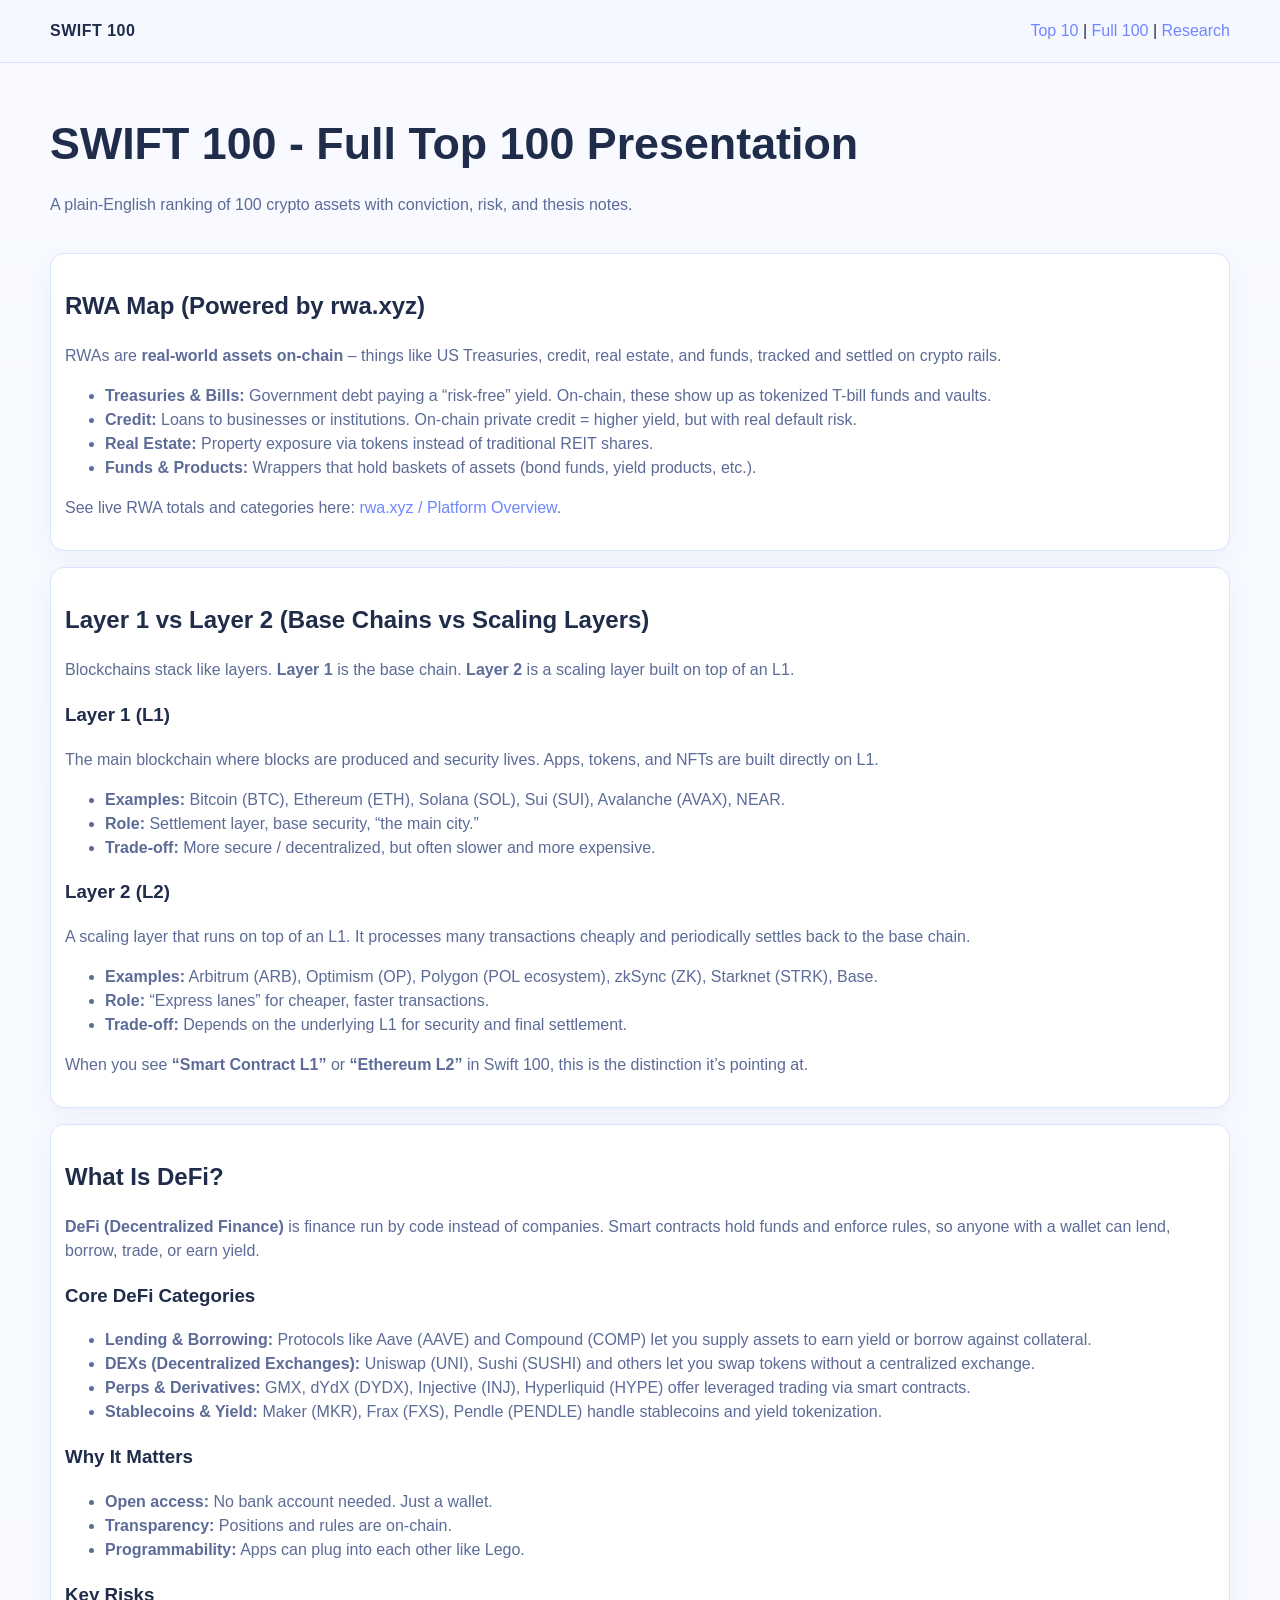
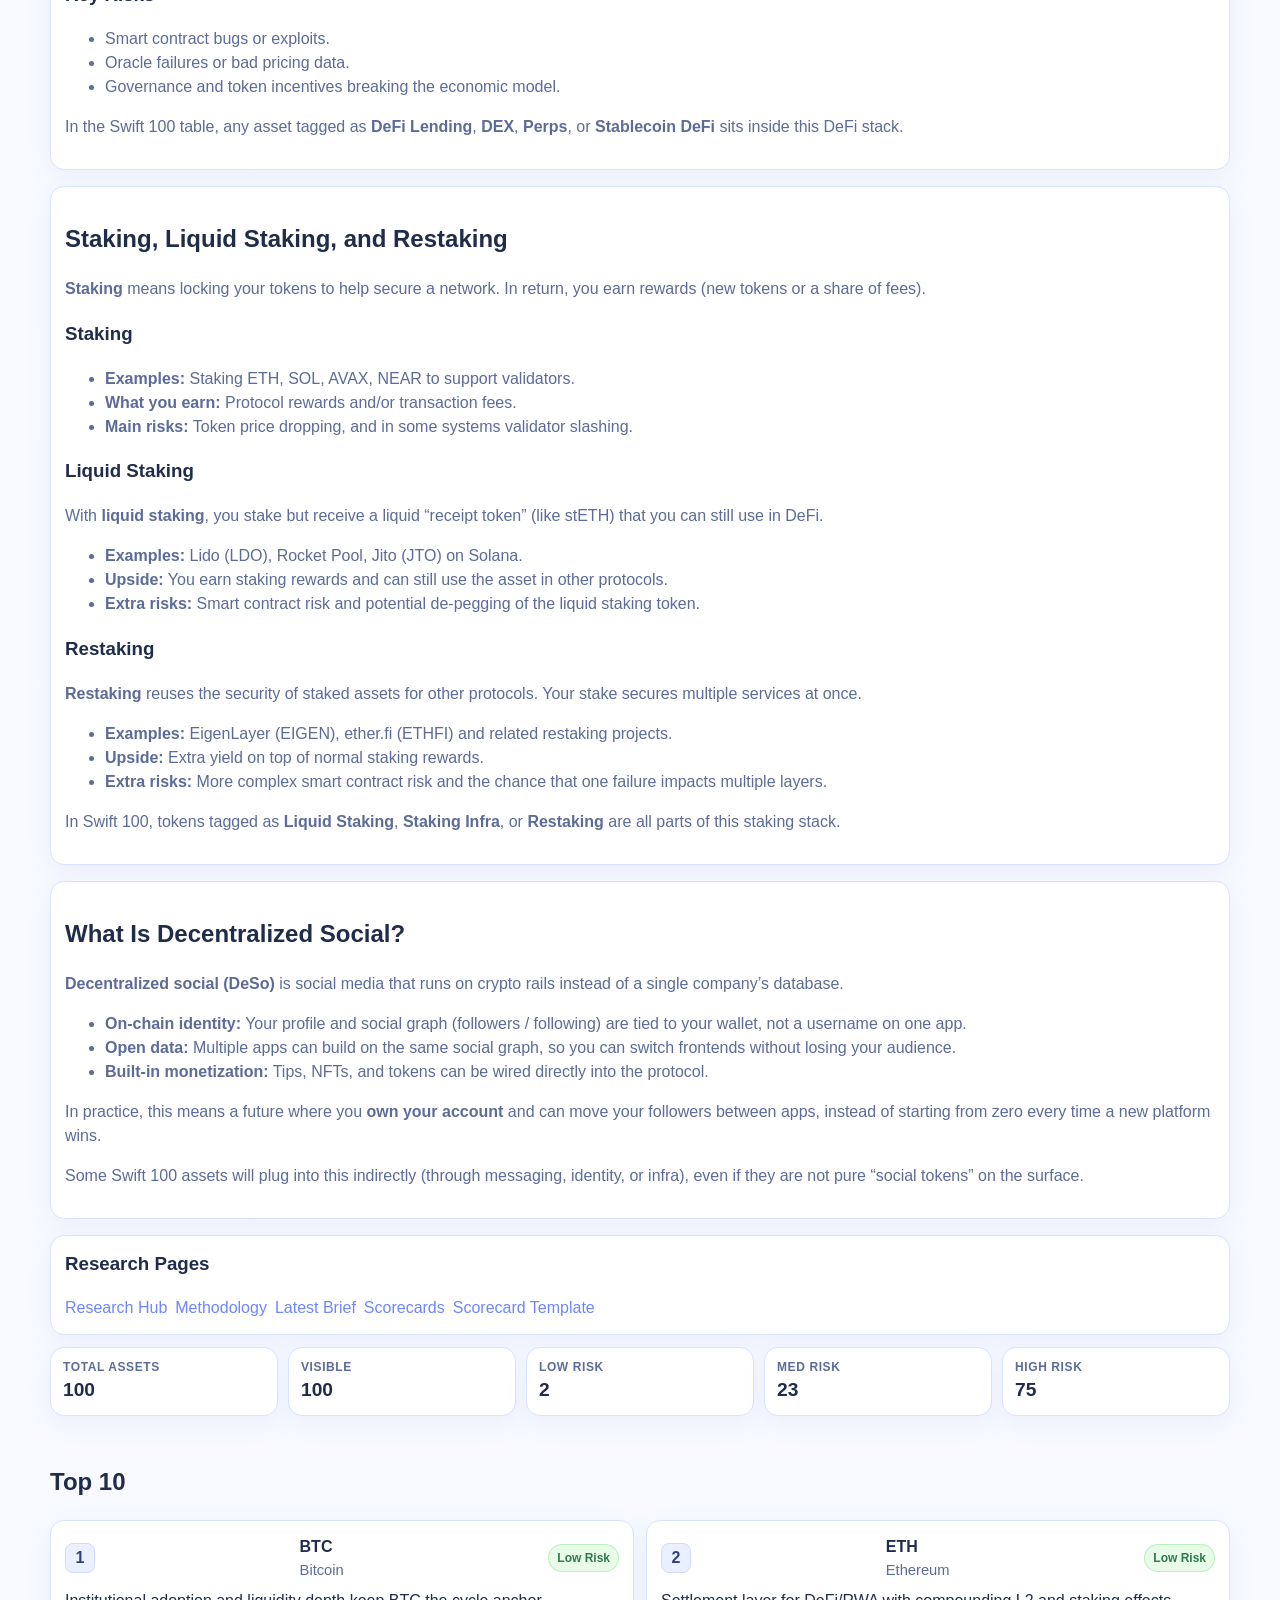
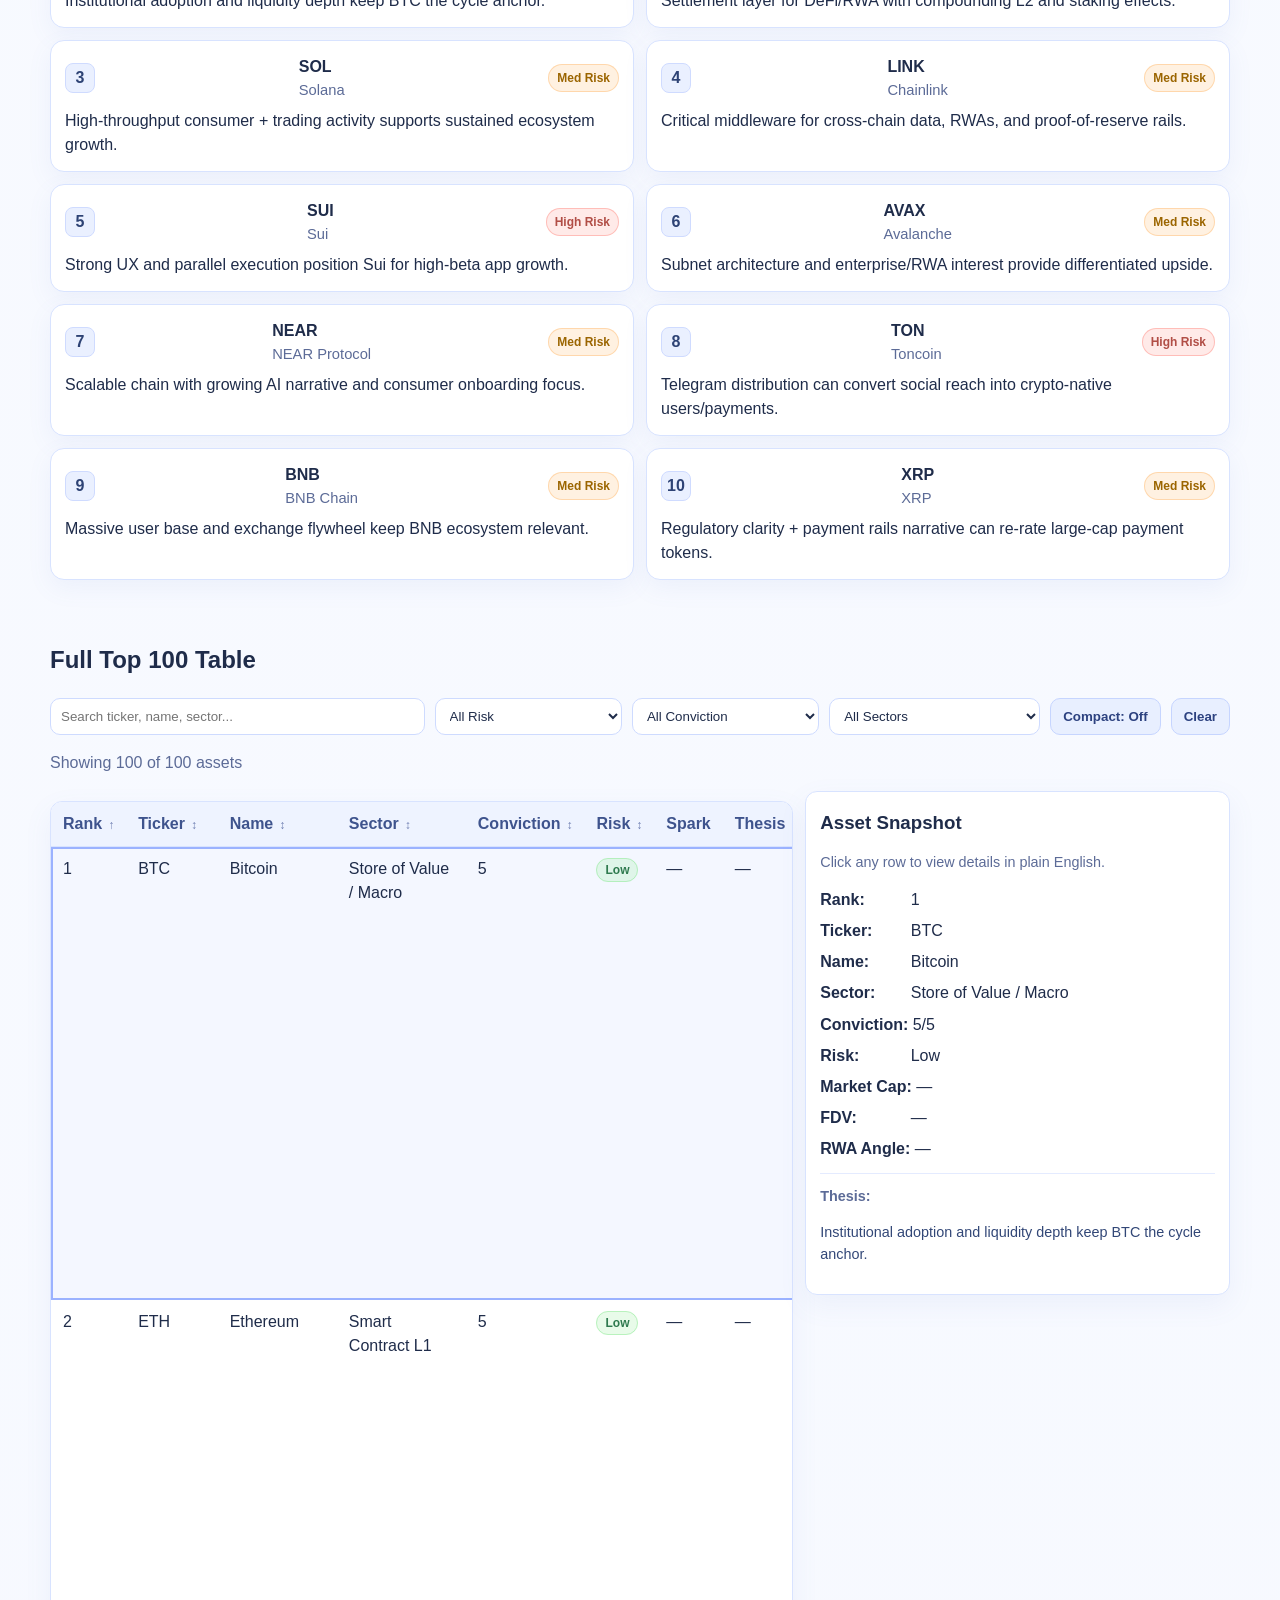
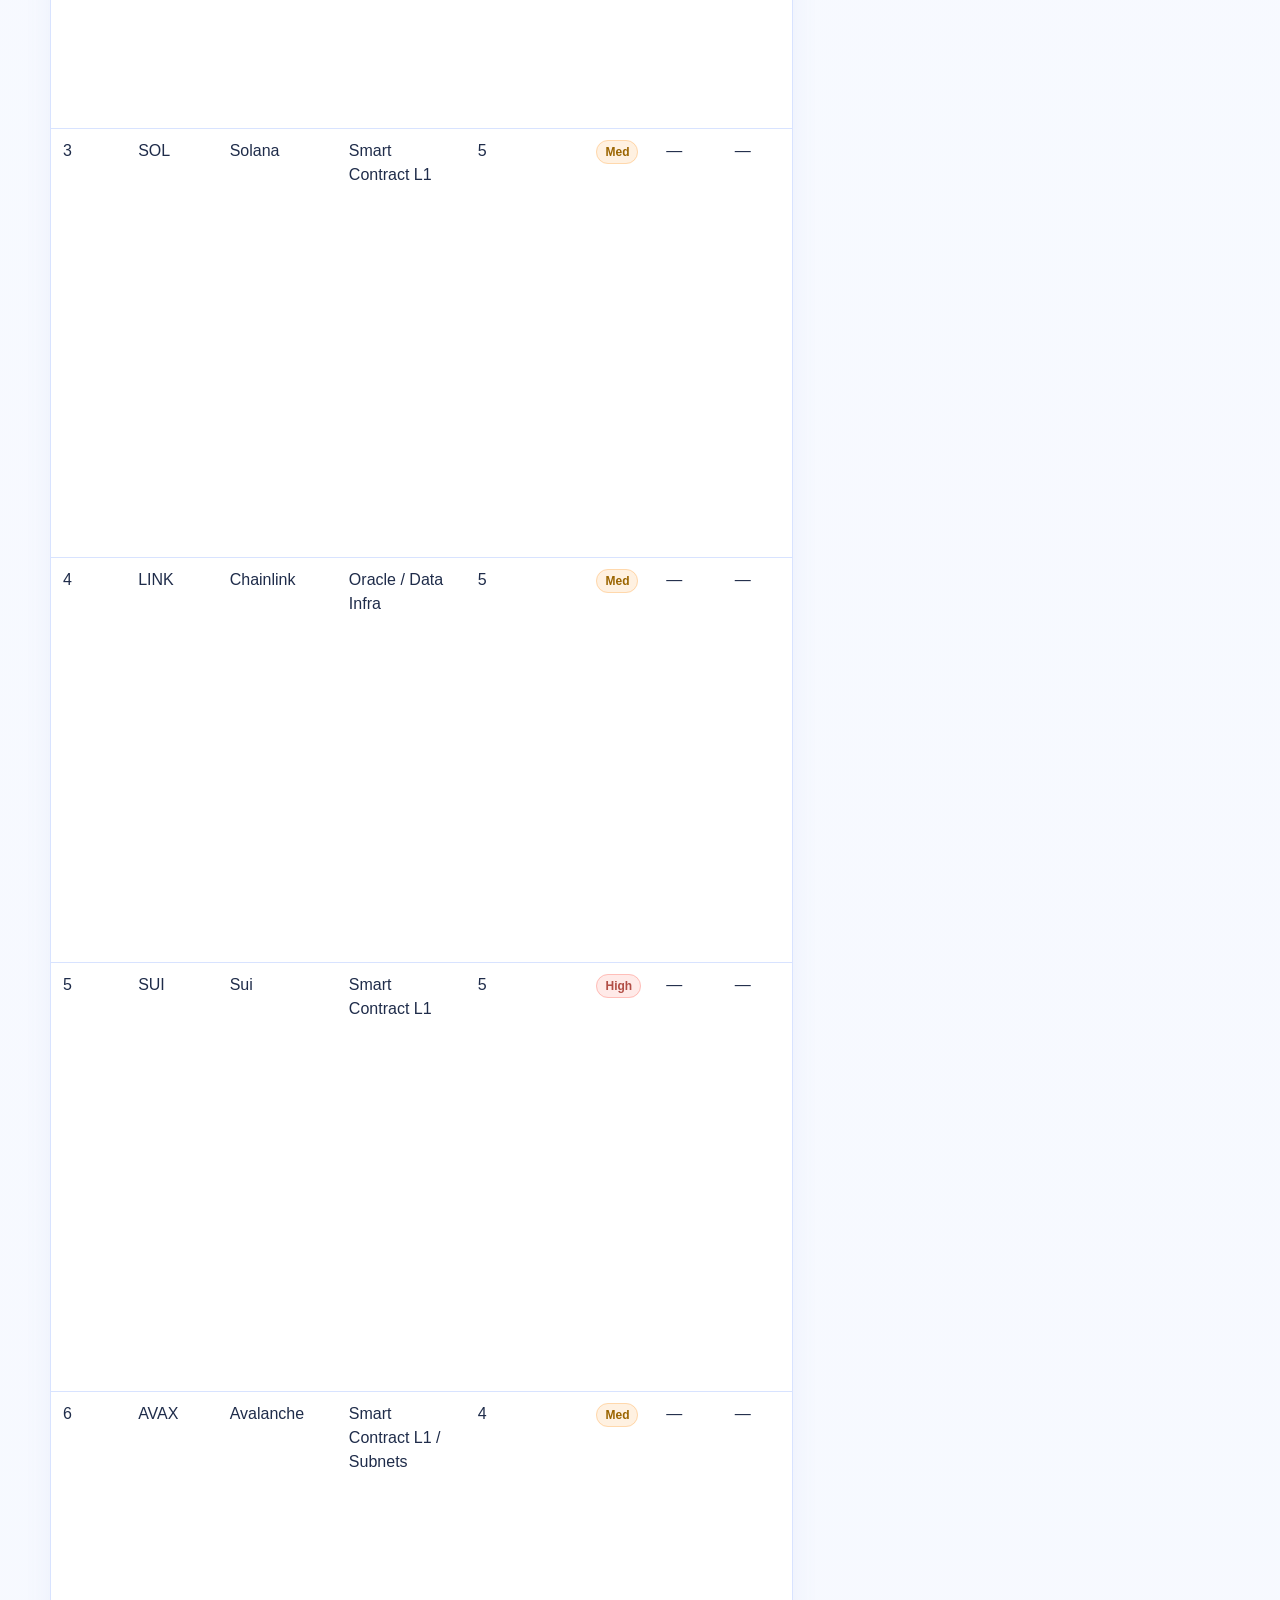
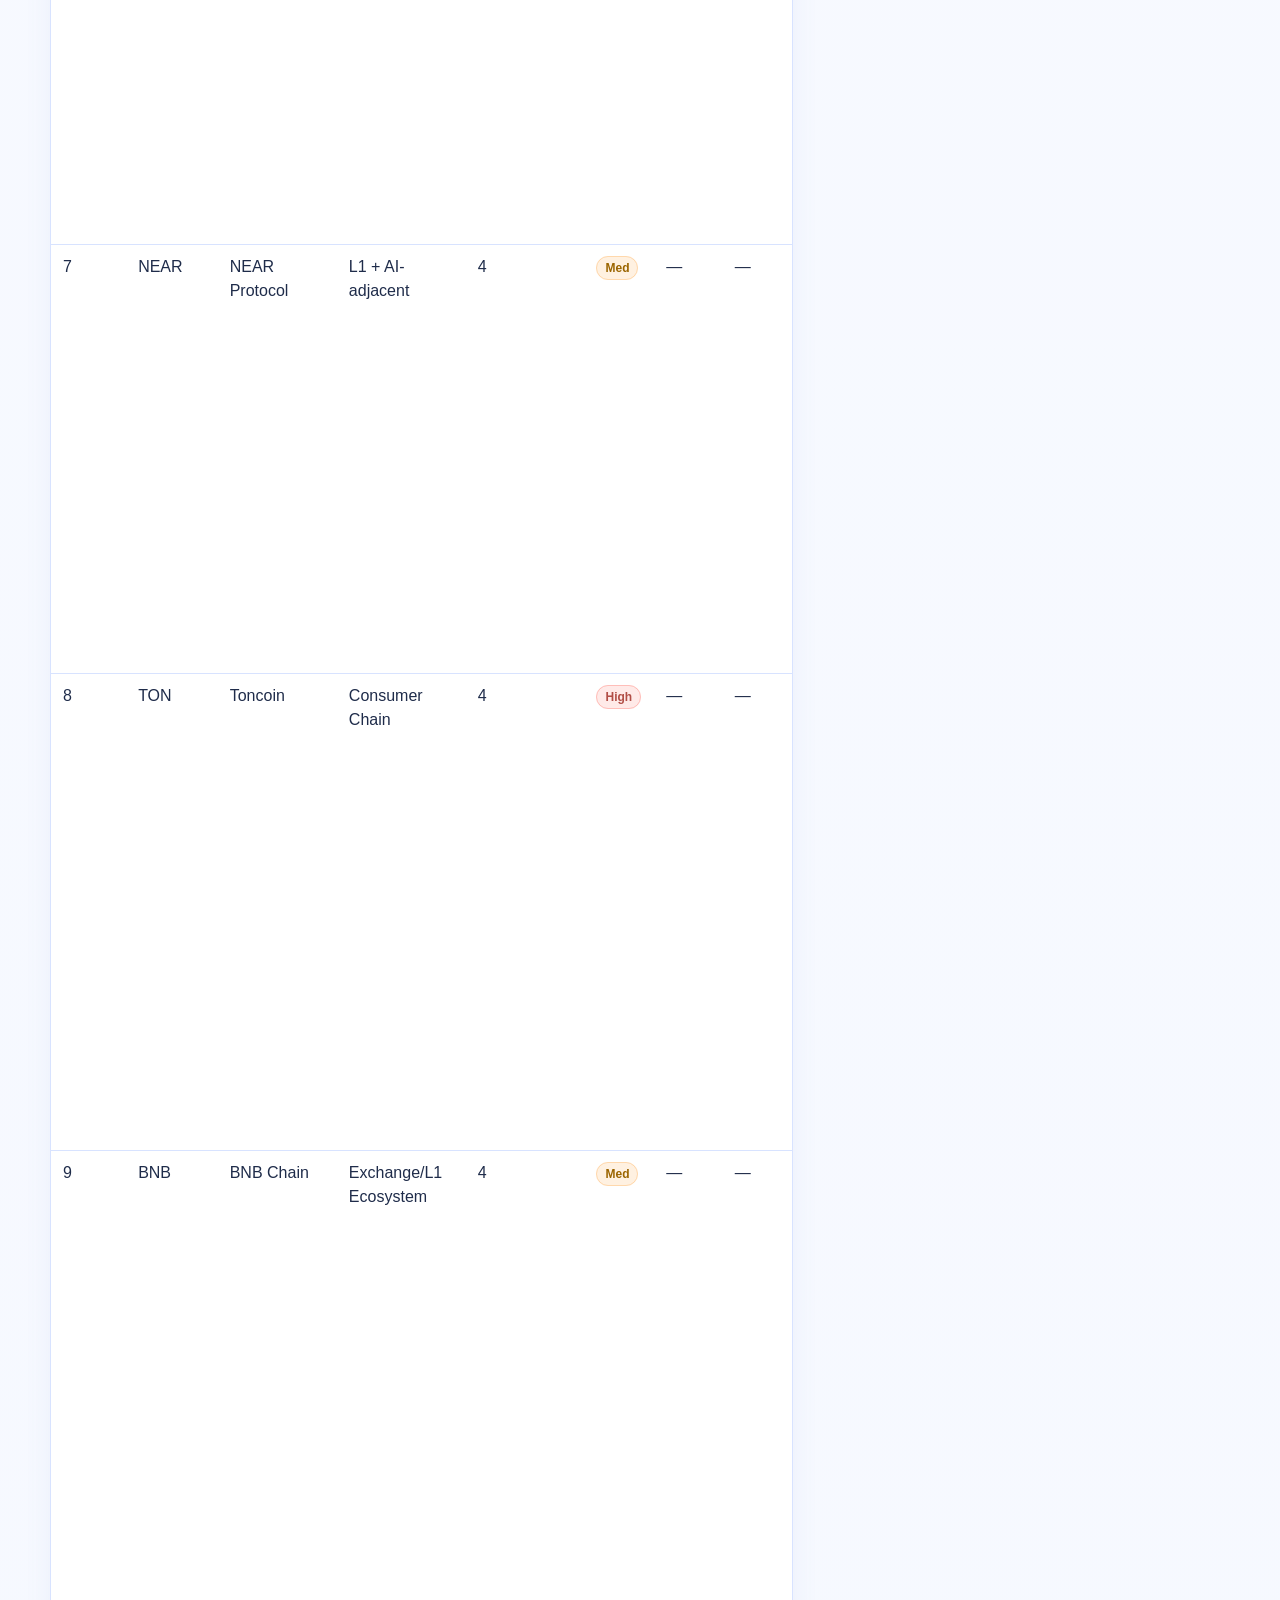
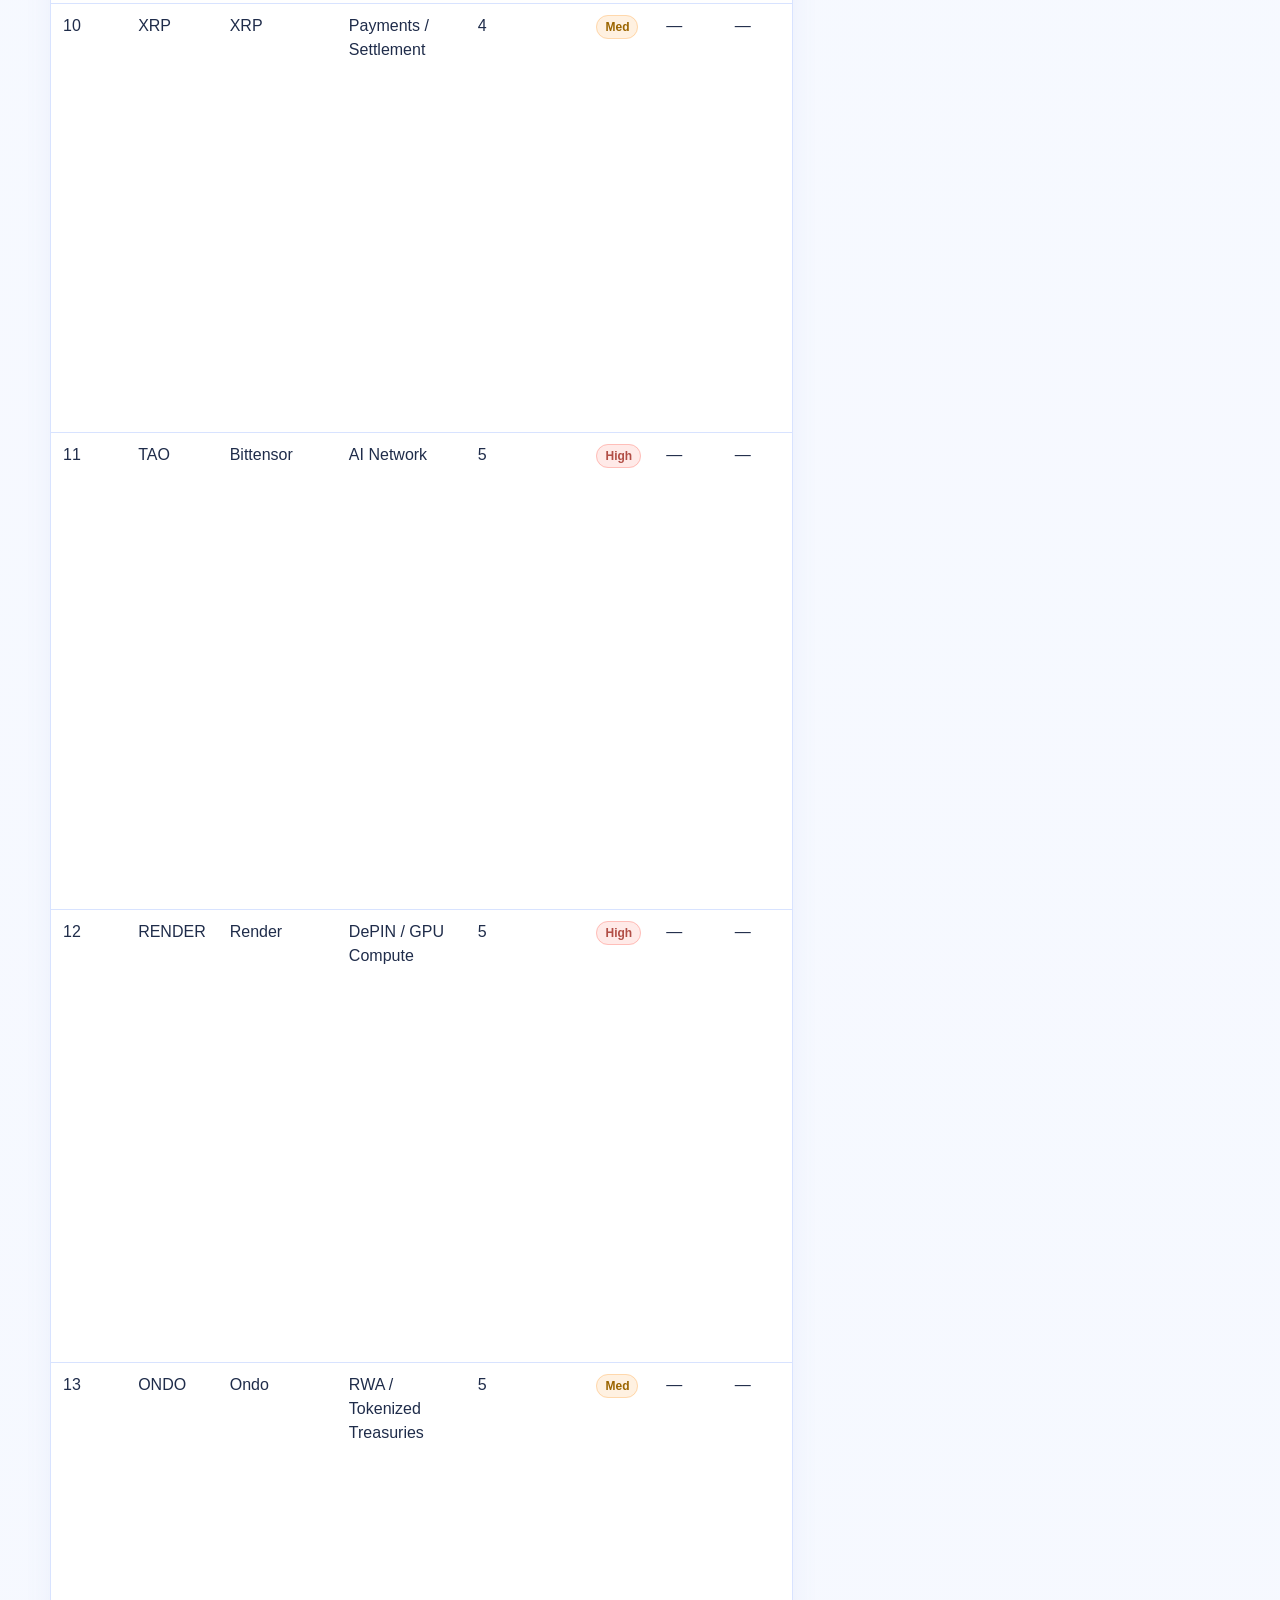
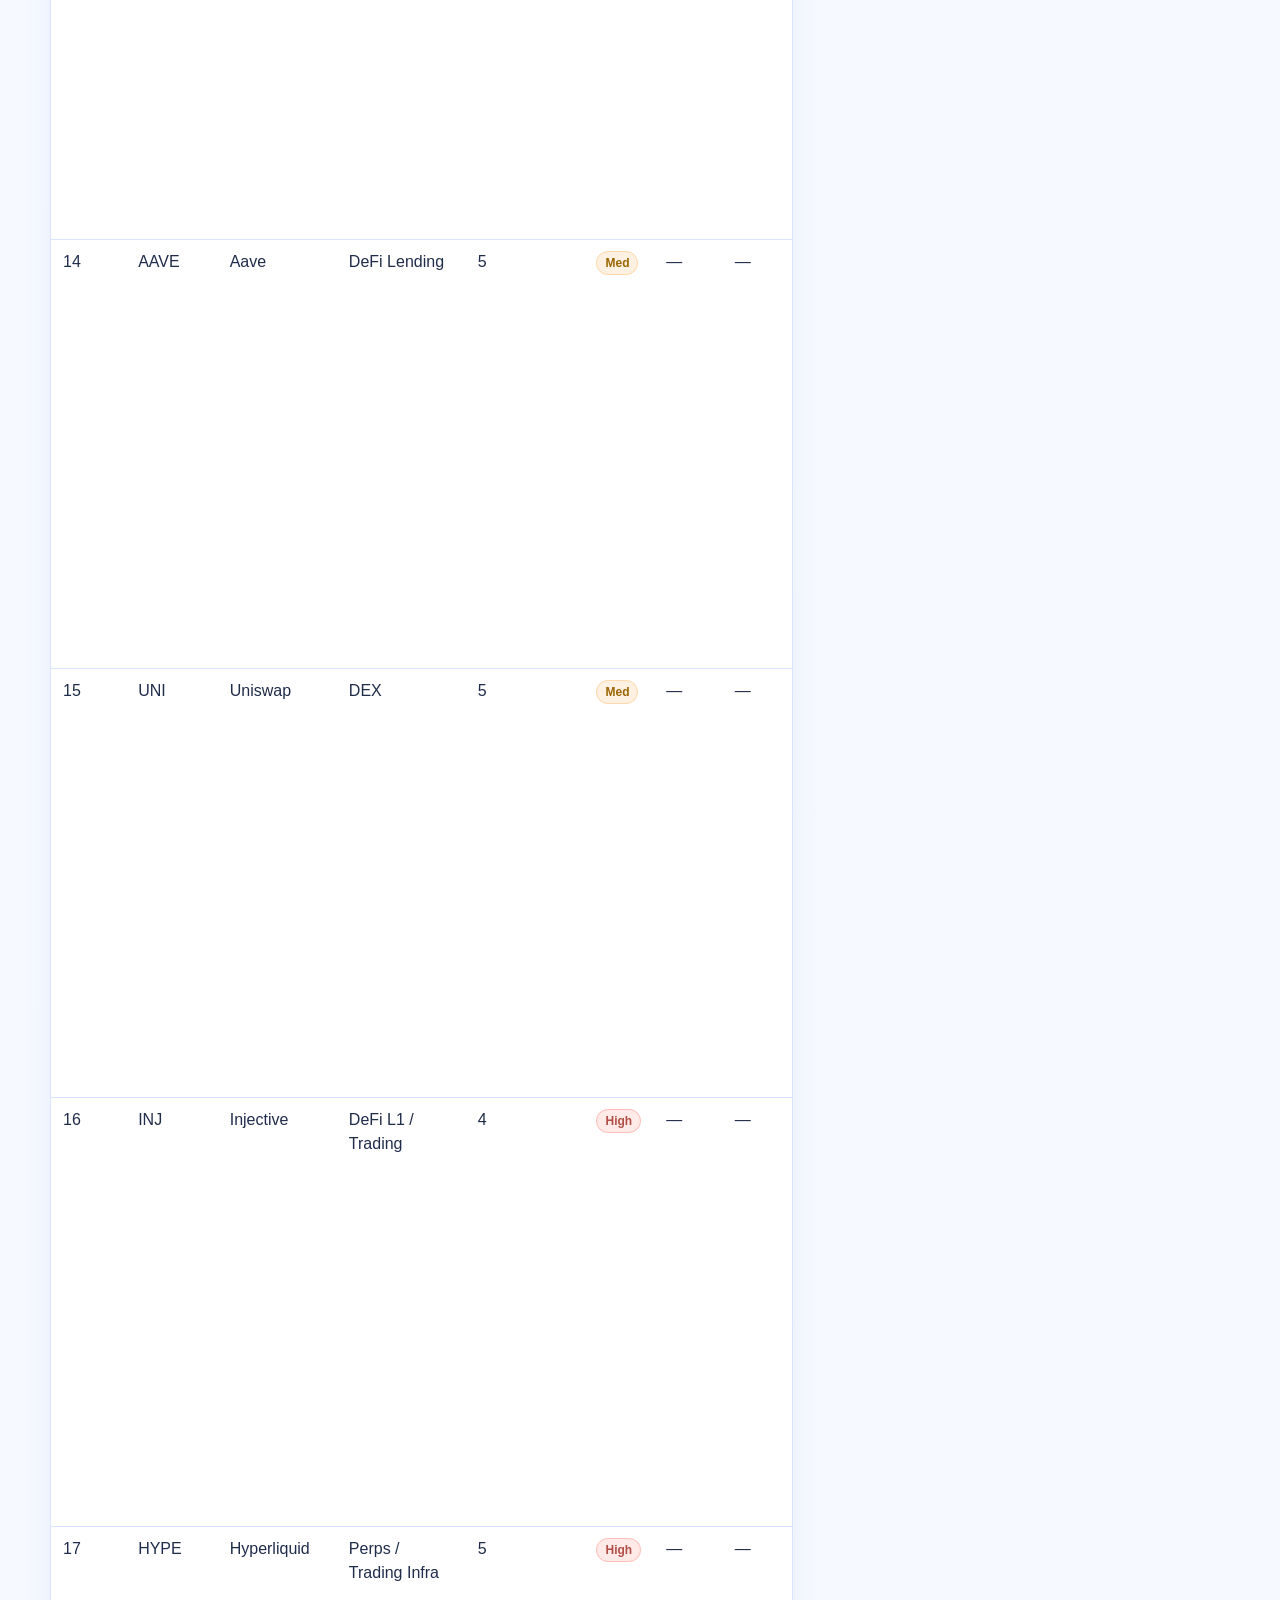
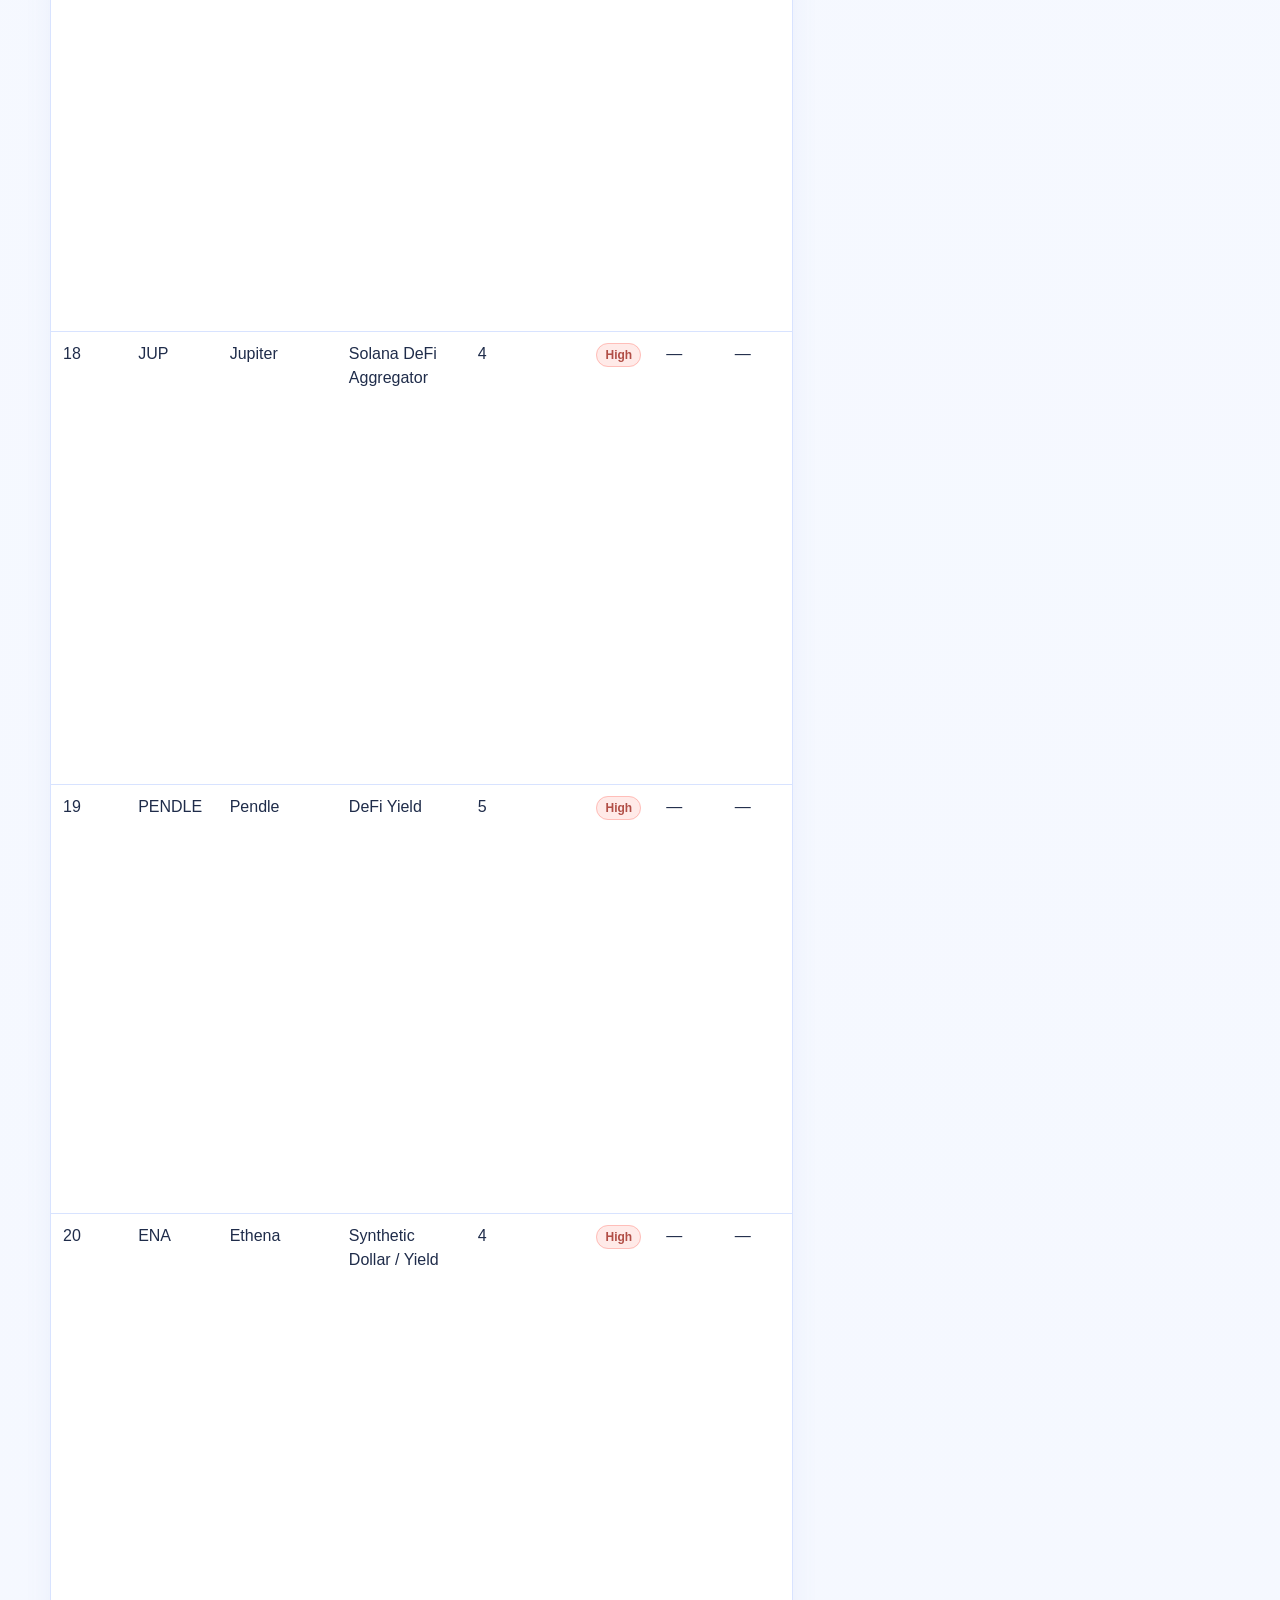
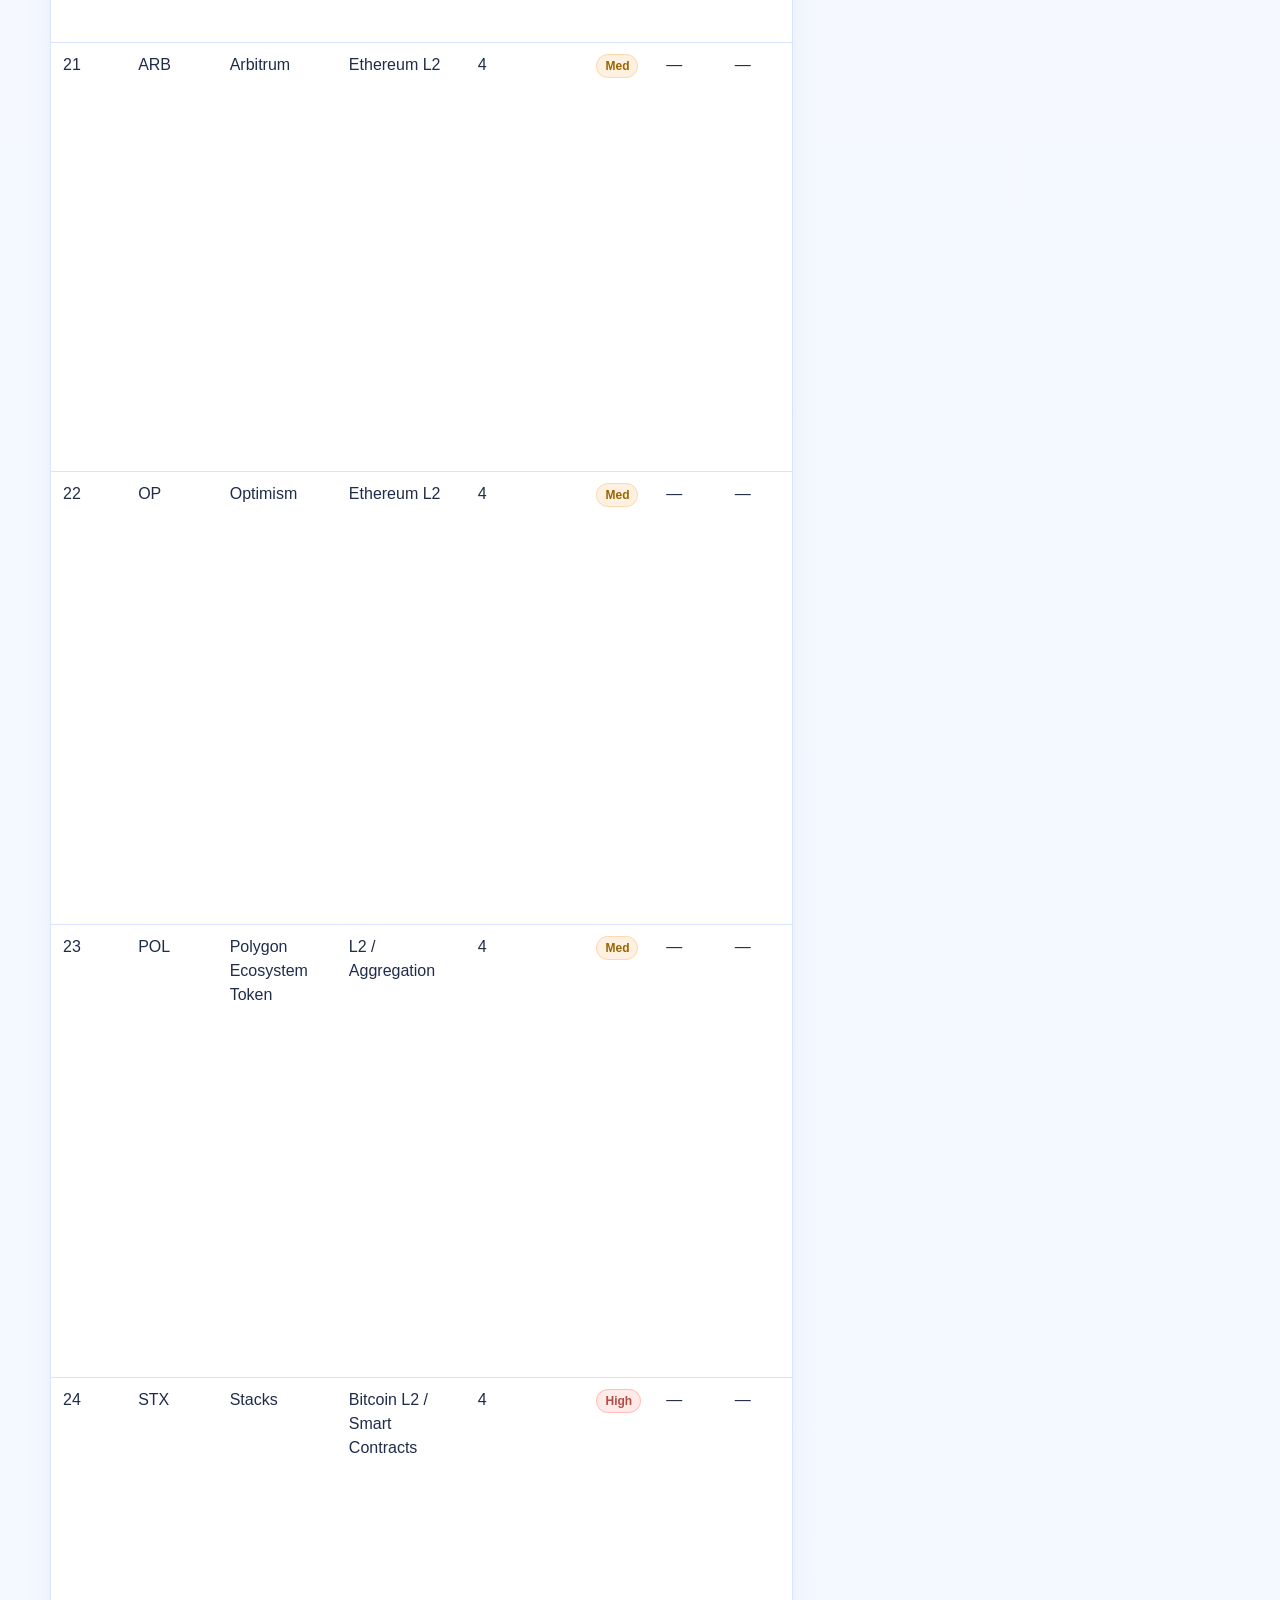
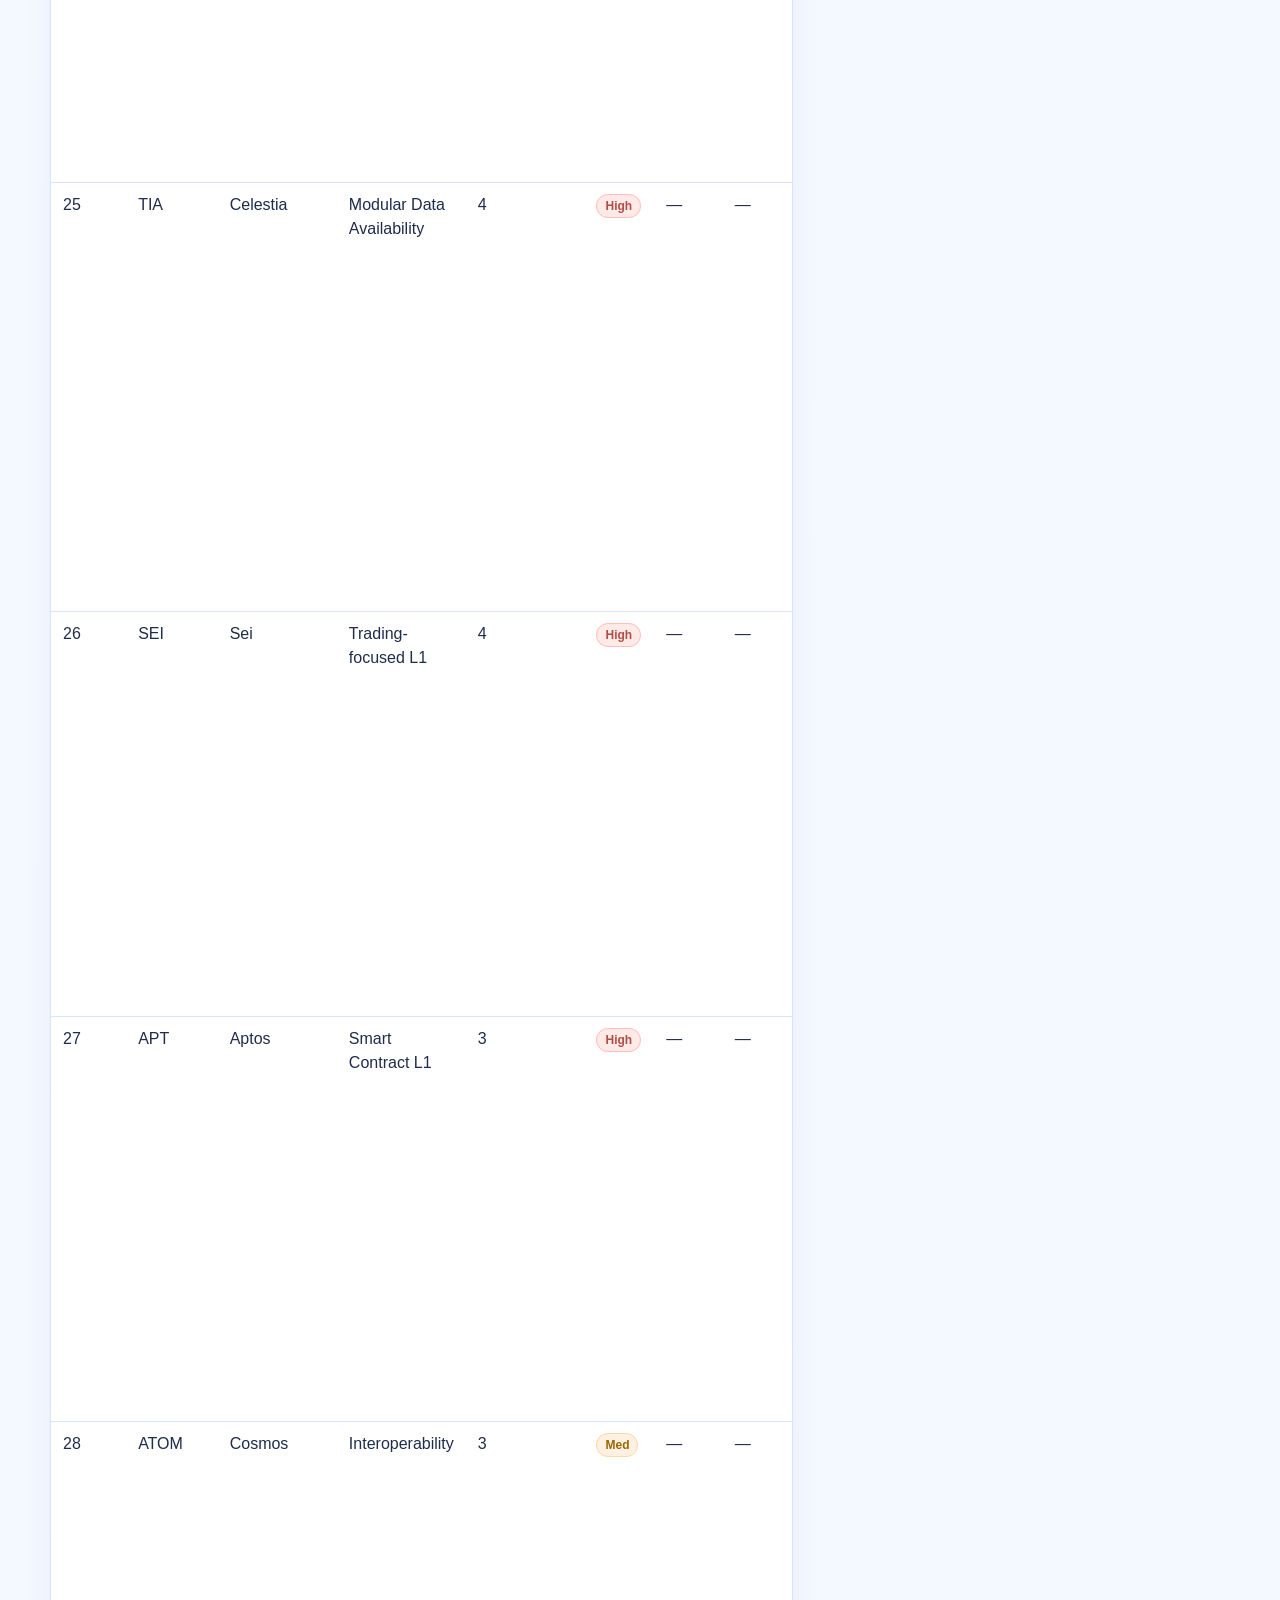
<file: index.html>
<!doctype html>
<html lang="en">
<head>
<meta charset="utf-8"/>
<meta name="viewport" content="width=device-width, initial-scale=1"/>
<title>SWIFT 100 - Full Top 100</title>
<style>
:root{--bg:#f4f7ff;--bg2:#edf2ff;--card:#ffffff;--muted:#5c6b97;--text:#1f2c4a;--line:#d8e3ff;--accent:#6f86ff;--accent2:#8aa6ff;--r:14px;--max:1180px}
*{box-sizing:border-box}body{margin:0;font-family:Inter,Segoe UI,Roboto,Arial,sans-serif;background:linear-gradient(180deg,#f8faff 0%,#edf3ff 100%);color:var(--text);line-height:1.5}
.container{width:min(var(--max),94%);margin:auto}.nav{position:sticky;top:0;background:rgba(245,248,255,.86);backdrop-filter:blur(8px);border-bottom:1px solid var(--line)}
.navin{display:flex;justify-content:space-between;align-items:center;min-height:62px}.brand{font-weight:800;letter-spacing:.5px}a{color:var(--accent);text-decoration:none}
.hero{padding:44px 0 20px}h1{margin:.2rem 0 .5rem;font-size:clamp(1.7rem,4vw,2.8rem)}.muted{color:var(--muted)}
.grid{display:grid;grid-template-columns:repeat(2,1fr);gap:12px}.card{background:var(--card);border:1px solid var(--line);border-radius:var(--r);padding:14px;box-shadow:0 8px 24px rgba(105,128,204,.08)}
.row{display:flex;justify-content:space-between;align-items:center;gap:10px}.rank{background:#eaf0ff;border:1px solid #cfdbff;border-radius:8px;min-width:30px;height:30px;display:grid;place-items:center;font-weight:800;color:#2e4375}
.ticker{font-weight:900}.name{font-size:.92rem;color:var(--muted)}.thesis{margin:.5rem 0 0}
.pill{font-size:.75rem;font-weight:800;padding:4px 8px;border-radius:999px;border:1px solid transparent}.low{color:#2f7a4f;background:rgba(126,231,135,.18);border-color:rgba(126,231,135,.45)}.med{color:#9b6500;background:rgba(255,184,107,.2);border-color:rgba(255,184,107,.45)}.high{color:#b14e46;background:rgba(255,123,114,.16);border-color:rgba(255,123,114,.4)}
.kpi{display:grid;grid-template-columns:repeat(5,1fr);gap:10px;margin:6px 0 12px}.kpi .card{padding:10px 12px}.kpi .lbl{font-size:.75rem;color:var(--muted);font-weight:700;text-transform:uppercase;letter-spacing:.6px}.kpi .val{font-size:1.2rem;font-weight:900}
.toolbar{display:grid;grid-template-columns:2fr 1fr 1fr 1fr auto auto;gap:10px;margin:8px 0 10px}.toolbar input,.toolbar select{border:1px solid #cedbff;background:#fff;color:var(--text);padding:9px 10px;border-radius:10px}.toolbar button{border:1px solid #c6d5ff;background:#e8efff;color:#2d4280;padding:9px 12px;border-radius:10px;font-weight:700;cursor:pointer}
body.compact .card{padding:10px} body.compact th, body.compact td{padding:7px 8px} body.compact .thesis{font-size:.92rem} body.compact .kpi .val{font-size:1rem}
.table-layout{display:grid;grid-template-columns:1.4fr .8fr;gap:12px;align-items:start}.table-wrap{border:1px solid var(--line);border-radius:12px;overflow:auto;background:#fff;margin-top:10px;box-shadow:0 10px 28px rgba(105,128,204,.08)}table{width:100%;border-collapse:collapse;min-width:980px}th,td{padding:10px 12px;border-bottom:1px solid var(--line);text-align:left;vertical-align:top}th{position:sticky;top:0;background:#eef3ff;color:#3e538d}th.sortable{cursor:pointer;user-select:none;position:sticky}th .arr{margin-left:6px;font-size:.75rem;color:#6f7fb2}
.spark{width:90px;height:8px;border-radius:999px;background:#e6edff;display:inline-block;position:relative;overflow:hidden}.spark > i{display:block;height:100%;background:linear-gradient(90deg,#8ea7ff,#6f86ff);border-radius:999px}
tr.is-selected{outline:2px solid #9bb2ff;outline-offset:-2px;background:#f4f7ff}
.sidepanel{border:1px solid var(--line);background:#fff;border-radius:12px;box-shadow:0 10px 28px rgba(105,128,204,.08);padding:14px;position:sticky;top:76px}.sidepanel h3{margin:.2rem 0 .6rem}.mini{font-size:.9rem;color:var(--muted)}.detail{margin:.45rem 0}.detail b{display:inline-block;min-width:86px}
.section{padding:16px 0 26px}footer{padding:18px 0 36px;color:var(--muted)}@media(max-width:1000px){.table-layout{grid-template-columns:1fr}.sidepanel{position:static}}@media(max-width:900px){.grid{grid-template-columns:1fr}.kpi{grid-template-columns:repeat(2,1fr)}.toolbar{grid-template-columns:1fr}.table-wrap table{min-width:760px}th,td{padding:8px 9px}}
</style>
</head>
<body>
<header class="nav"><div class="container navin"><div class="brand">SWIFT 100</div><nav><a href="#top10">Top 10</a> | <a href="#full100">Full 100</a> | <a href="./research/">Research</a></nav></div></header>
<main class="container">
<section class="hero"><h1>SWIFT 100 - Full Top 100 Presentation</h1><p class="muted">A plain-English ranking of 100 crypto assets with conviction, risk, and thesis notes.</p></section><section class="card" id="rwa-overview" style="margin-bottom:16px"><h2>RWA Map (Powered by rwa.xyz)</h2><p class="muted">RWAs are <strong>real-world assets on-chain</strong> – things like US Treasuries, credit, real estate, and funds, tracked and settled on crypto rails.</p><ul class="muted"><li><strong>Treasuries &amp; Bills:</strong> Government debt paying a “risk-free” yield. On-chain, these show up as tokenized T-bill funds and vaults.</li><li><strong>Credit:</strong> Loans to businesses or institutions. On-chain private credit = higher yield, but with real default risk.</li><li><strong>Real Estate:</strong> Property exposure via tokens instead of traditional REIT shares.</li><li><strong>Funds &amp; Products:</strong> Wrappers that hold baskets of assets (bond funds, yield products, etc.).</li></ul><p class="muted">See live RWA totals and categories here: <a href="https://app.rwa.xyz/platform-overview" target="_blank" rel="noreferrer">rwa.xyz / Platform Overview</a>.</p></section><section class="card" id="layers" style="margin-bottom:16px;"><h2>Layer 1 vs Layer 2 (Base Chains vs Scaling Layers)</h2><p class="muted">Blockchains stack like layers. <strong>Layer 1</strong> is the base chain. <strong>Layer 2</strong> is a scaling layer built on top of an L1.</p><h3>Layer 1 (L1)</h3><p class="muted">The main blockchain where blocks are produced and security lives. Apps, tokens, and NFTs are built directly on L1.</p><ul class="muted"><li><strong>Examples:</strong> Bitcoin (BTC), Ethereum (ETH), Solana (SOL), Sui (SUI), Avalanche (AVAX), NEAR.</li><li><strong>Role:</strong> Settlement layer, base security, “the main city.”</li><li><strong>Trade-off:</strong> More secure / decentralized, but often slower and more expensive.</li></ul><h3>Layer 2 (L2)</h3><p class="muted">A scaling layer that runs on top of an L1. It processes many transactions cheaply and periodically settles back to the base chain.</p><ul class="muted"><li><strong>Examples:</strong> Arbitrum (ARB), Optimism (OP), Polygon (POL ecosystem), zkSync (ZK), Starknet (STRK), Base.</li><li><strong>Role:</strong> “Express lanes” for cheaper, faster transactions.</li><li><strong>Trade-off:</strong> Depends on the underlying L1 for security and final settlement.</li></ul><p class="muted">When you see <strong>“Smart Contract L1”</strong> or <strong>“Ethereum L2”</strong> in Swift 100, this is the distinction it’s pointing at.</p></section><section class="card" id="defi" style="margin-bottom:16px;"><h2>What Is DeFi?</h2><p class="muted"><strong>DeFi (Decentralized Finance)</strong> is finance run by code instead of companies. Smart contracts hold funds and enforce rules, so anyone with a wallet can lend, borrow, trade, or earn yield.</p><h3>Core DeFi Categories</h3><ul class="muted"><li><strong>Lending &amp; Borrowing:</strong> Protocols like Aave (AAVE) and Compound (COMP) let you supply assets to earn yield or borrow against collateral.</li><li><strong>DEXs (Decentralized Exchanges):</strong> Uniswap (UNI), Sushi (SUSHI) and others let you swap tokens without a centralized exchange.</li><li><strong>Perps &amp; Derivatives:</strong> GMX, dYdX (DYDX), Injective (INJ), Hyperliquid (HYPE) offer leveraged trading via smart contracts.</li><li><strong>Stablecoins &amp; Yield:</strong> Maker (MKR), Frax (FXS), Pendle (PENDLE) handle stablecoins and yield tokenization.</li></ul><h3>Why It Matters</h3><ul class="muted"><li><strong>Open access:</strong> No bank account needed. Just a wallet.</li><li><strong>Transparency:</strong> Positions and rules are on-chain.</li><li><strong>Programmability:</strong> Apps can plug into each other like Lego.</li></ul><h3>Key Risks</h3><ul class="muted"><li>Smart contract bugs or exploits.</li><li>Oracle failures or bad pricing data.</li><li>Governance and token incentives breaking the economic model.</li></ul><p class="muted">In the Swift 100 table, any asset tagged as <strong>DeFi Lending</strong>, <strong>DEX</strong>, <strong>Perps</strong>, or <strong>Stablecoin DeFi</strong> sits inside this DeFi stack.</p></section><section class="card" id="staking" style="margin-bottom:16px;"><h2>Staking, Liquid Staking, and Restaking</h2><p class="muted"><strong>Staking</strong> means locking your tokens to help secure a network. In return, you earn rewards (new tokens or a share of fees).</p><h3>Staking</h3><ul class="muted"><li><strong>Examples:</strong> Staking ETH, SOL, AVAX, NEAR to support validators.</li><li><strong>What you earn:</strong> Protocol rewards and/or transaction fees.</li><li><strong>Main risks:</strong> Token price dropping, and in some systems validator slashing.</li></ul><h3>Liquid Staking</h3><p class="muted">With <strong>liquid staking</strong>, you stake but receive a liquid “receipt token” (like stETH) that you can still use in DeFi.</p><ul class="muted"><li><strong>Examples:</strong> Lido (LDO), Rocket Pool, Jito (JTO) on Solana.</li><li><strong>Upside:</strong> You earn staking rewards and can still use the asset in other protocols.</li><li><strong>Extra risks:</strong> Smart contract risk and potential de-pegging of the liquid staking token.</li></ul><h3>Restaking</h3><p class="muted"><strong>Restaking</strong> reuses the security of staked assets for other protocols. Your stake secures multiple services at once.</p><ul class="muted"><li><strong>Examples:</strong> EigenLayer (EIGEN), ether.fi (ETHFI) and related restaking projects.</li><li><strong>Upside:</strong> Extra yield on top of normal staking rewards.</li><li><strong>Extra risks:</strong> More complex smart contract risk and the chance that one failure impacts multiple layers.</li></ul><p class="muted">In Swift 100, tokens tagged as <strong>Liquid Staking</strong>, <strong>Staking Infra</strong>, or <strong>Restaking</strong> are all parts of this staking stack.</p></section><section class="card" id="deso" style="margin-bottom:16px;"><h2>What Is Decentralized Social?</h2><p class="muted"><strong>Decentralized social (DeSo)</strong> is social media that runs on crypto rails instead of a single company’s database.</p><ul class="muted"><li><strong>On-chain identity:</strong> Your profile and social graph (followers / following) are tied to your wallet, not a username on one app.</li><li><strong>Open data:</strong> Multiple apps can build on the same social graph, so you can switch frontends without losing your audience.</li><li><strong>Built-in monetization:</strong> Tips, NFTs, and tokens can be wired directly into the protocol.</li></ul><p class="muted">In practice, this means a future where you <strong>own your account</strong> and can move your followers between apps, instead of starting from zero every time a new platform wins.</p><p class="muted">Some Swift 100 assets will plug into this indirectly (through messaging, identity, or infra), even if they are not pure “social tokens” on the surface.</p></section><section class="card" style="margin-bottom:12px"><h3 style="margin-top:0">Research Pages</h3><div style="display:flex;flex-wrap:wrap;gap:8px"><a href="./research/index.html">Research Hub</a><a href="./research/methodology.html">Methodology</a><a href="./research/alpha-briefs/2026-03-01.html">Latest Brief</a><a href="./research/scorecards/index.html">Scorecards</a><a href="./research/scorecards/template.html">Scorecard Template</a></div></section><section class="kpi" id="kpi"><article class="card"><div class="lbl">Total Assets</div><div class="val" id="kpiTotal">100</div></article><article class="card"><div class="lbl">Visible</div><div class="val" id="kpiVisible">100</div></article><article class="card"><div class="lbl">Low Risk</div><div class="val" id="kpiLow">0</div></article><article class="card"><div class="lbl">Med Risk</div><div class="val" id="kpiMed">0</div></article><article class="card"><div class="lbl">High Risk</div><div class="val" id="kpiHigh">0</div></article></section>
<section id="top10" class="section"><h2>Top 10</h2><div class="grid"><article class="card"><div class="row"><span class="rank">1</span><div><div class="ticker">BTC</div><div class="name">Bitcoin</div></div><span class="pill low">Low Risk</span></div><p class="thesis">Institutional adoption and liquidity depth keep BTC the cycle anchor.</p></article><article class="card"><div class="row"><span class="rank">2</span><div><div class="ticker">ETH</div><div class="name">Ethereum</div></div><span class="pill low">Low Risk</span></div><p class="thesis">Settlement layer for DeFi/RWA with compounding L2 and staking effects.</p></article><article class="card"><div class="row"><span class="rank">3</span><div><div class="ticker">SOL</div><div class="name">Solana</div></div><span class="pill med">Med Risk</span></div><p class="thesis">High-throughput consumer + trading activity supports sustained ecosystem growth.</p></article><article class="card"><div class="row"><span class="rank">4</span><div><div class="ticker">LINK</div><div class="name">Chainlink</div></div><span class="pill med">Med Risk</span></div><p class="thesis">Critical middleware for cross-chain data, RWAs, and proof-of-reserve rails.</p></article><article class="card"><div class="row"><span class="rank">5</span><div><div class="ticker">SUI</div><div class="name">Sui</div></div><span class="pill high">High Risk</span></div><p class="thesis">Strong UX and parallel execution position Sui for high-beta app growth.</p></article><article class="card"><div class="row"><span class="rank">6</span><div><div class="ticker">AVAX</div><div class="name">Avalanche</div></div><span class="pill med">Med Risk</span></div><p class="thesis">Subnet architecture and enterprise/RWA interest provide differentiated upside.</p></article><article class="card"><div class="row"><span class="rank">7</span><div><div class="ticker">NEAR</div><div class="name">NEAR Protocol</div></div><span class="pill med">Med Risk</span></div><p class="thesis">Scalable chain with growing AI narrative and consumer onboarding focus.</p></article><article class="card"><div class="row"><span class="rank">8</span><div><div class="ticker">TON</div><div class="name">Toncoin</div></div><span class="pill high">High Risk</span></div><p class="thesis">Telegram distribution can convert social reach into crypto-native users/payments.</p></article><article class="card"><div class="row"><span class="rank">9</span><div><div class="ticker">BNB</div><div class="name">BNB Chain</div></div><span class="pill med">Med Risk</span></div><p class="thesis">Massive user base and exchange flywheel keep BNB ecosystem relevant.</p></article><article class="card"><div class="row"><span class="rank">10</span><div><div class="ticker">XRP</div><div class="name">XRP</div></div><span class="pill med">Med Risk</span></div><p class="thesis">Regulatory clarity + payment rails narrative can re-rate large-cap payment tokens.</p></article></div></section>
<section id="full100" class="section"><h2>Full Top 100 Table</h2><div class="toolbar"><input id="searchInput" type="text" placeholder="Search ticker, name, sector..."/><select id="riskFilter"><option value="">All Risk</option><option value="Low">Low</option><option value="Med">Med</option><option value="High">High</option></select><select id="convFilter"><option value="">All Conviction</option><option value="5">5</option><option value="4">4+</option><option value="3">3+</option></select><select id="sectorFilter"><option value="">All Sectors</option></select><button id="compactToggle" type="button">Compact: Off</button><button id="clearFilters" type="button">Clear</button></div><p class="muted" id="showingText">Showing 100 of 100 assets</p><div class="table-layout"><div class="table-wrap"><table id="swiftTable"><thead><tr><th class="sortable" data-sort="rank">Rank</th><th class="sortable" data-sort="ticker">Ticker</th><th class="sortable" data-sort="name">Name</th><th class="sortable" data-sort="sector">Sector</th><th class="sortable" data-sort="conviction">Conviction</th><th class="sortable" data-sort="risk">Risk</th><th>Spark</th><th class="sortable" data-sort="thesis">Thesis</th></tr></thead><tbody><tr><td>1</td><td>BTC</td><td>Bitcoin</td><td>Store of Value / Macro</td><td>5</td><td><span class="pill low">Low</span></td><td>Institutional adoption and liquidity depth keep BTC the cycle anchor.</td></tr><tr><td>2</td><td>ETH</td><td>Ethereum</td><td>Smart Contract L1</td><td>5</td><td><span class="pill low">Low</span></td><td>Settlement layer for DeFi/RWA with compounding L2 and staking effects.</td></tr><tr><td>3</td><td>SOL</td><td>Solana</td><td>Smart Contract L1</td><td>5</td><td><span class="pill med">Med</span></td><td>High-throughput consumer + trading activity supports sustained ecosystem growth.</td></tr><tr><td>4</td><td>LINK</td><td>Chainlink</td><td>Oracle / Data Infra</td><td>5</td><td><span class="pill med">Med</span></td><td>Critical middleware for cross-chain data, RWAs, and proof-of-reserve rails.</td></tr><tr><td>5</td><td>SUI</td><td>Sui</td><td>Smart Contract L1</td><td>5</td><td><span class="pill high">High</span></td><td>Strong UX and parallel execution position Sui for high-beta app growth.</td></tr><tr><td>6</td><td>AVAX</td><td>Avalanche</td><td>Smart Contract L1 / Subnets</td><td>4</td><td><span class="pill med">Med</span></td><td>Subnet architecture and enterprise/RWA interest provide differentiated upside.</td></tr><tr><td>7</td><td>NEAR</td><td>NEAR Protocol</td><td>L1 + AI-adjacent</td><td>4</td><td><span class="pill med">Med</span></td><td>Scalable chain with growing AI narrative and consumer onboarding focus.</td></tr><tr><td>8</td><td>TON</td><td>Toncoin</td><td>Consumer Chain</td><td>4</td><td><span class="pill high">High</span></td><td>Telegram distribution can convert social reach into crypto-native users/payments.</td></tr><tr><td>9</td><td>BNB</td><td>BNB Chain</td><td>Exchange/L1 Ecosystem</td><td>4</td><td><span class="pill med">Med</span></td><td>Massive user base and exchange flywheel keep BNB ecosystem relevant.</td></tr><tr><td>10</td><td>XRP</td><td>XRP</td><td>Payments / Settlement</td><td>4</td><td><span class="pill med">Med</span></td><td>Regulatory clarity + payment rails narrative can re-rate large-cap payment tokens.</td></tr><tr><td>11</td><td>TAO</td><td>Bittensor</td><td>AI Network</td><td>5</td><td><span class="pill high">High</span></td><td>Decentralized AI incentive layer remains one of the strongest AI-crypto bets.</td></tr><tr><td>12</td><td>RENDER</td><td>Render</td><td>DePIN / GPU Compute</td><td>5</td><td><span class="pill high">High</span></td><td>GPU marketplace benefits directly from AI compute demand growth.</td></tr><tr><td>13</td><td>ONDO</td><td>Ondo</td><td>RWA / Tokenized Treasuries</td><td>5</td><td><span class="pill med">Med</span></td><td>Clear product-market fit in compliant onchain yield and tokenized securities.</td></tr><tr><td>14</td><td>AAVE</td><td>Aave</td><td>DeFi Lending</td><td>5</td><td><span class="pill med">Med</span></td><td>Blue-chip lending protocol with resilient revenue and multichain expansion.</td></tr><tr><td>15</td><td>UNI</td><td>Uniswap</td><td>DEX</td><td>5</td><td><span class="pill med">Med</span></td><td>Dominant decentralized exchange with durable liquidity network effects.</td></tr><tr><td>16</td><td>INJ</td><td>Injective</td><td>DeFi L1 / Trading</td><td>4</td><td><span class="pill high">High</span></td><td>Trading-specialized chain with strong narrative leverage in derivatives growth.</td></tr><tr><td>17</td><td>HYPE</td><td>Hyperliquid</td><td>Perps / Trading Infra</td><td>5</td><td><span class="pill high">High</span></td><td>Onchain perps growth and sticky trader liquidity drive asymmetric upside.</td></tr><tr><td>18</td><td>JUP</td><td>Jupiter</td><td>Solana DeFi Aggregator</td><td>4</td><td><span class="pill high">High</span></td><td>Solana routing/liquidity hub with strong product velocity and user mindshare.</td></tr><tr><td>19</td><td>PENDLE</td><td>Pendle</td><td>DeFi Yield</td><td>5</td><td><span class="pill high">High</span></td><td>Yield tokenization becomes more valuable as onchain rates and RWAs expand.</td></tr><tr><td>20</td><td>ENA</td><td>Ethena</td><td>Synthetic Dollar / Yield</td><td>4</td><td><span class="pill high">High</span></td><td>Scalable stable-yield product can capture large liquidity during risk-on phases.</td></tr><tr><td>21</td><td>ARB</td><td>Arbitrum</td><td>Ethereum L2</td><td>4</td><td><span class="pill med">Med</span></td><td>Leading L2 ecosystem with broad app coverage and institutional relevance.</td></tr><tr><td>22</td><td>OP</td><td>Optimism</td><td>Ethereum L2</td><td>4</td><td><span class="pill med">Med</span></td><td>Superchain strategy may compound adoption through shared infrastructure.</td></tr><tr><td>23</td><td>POL</td><td>Polygon Ecosystem Token</td><td>L2 / Aggregation</td><td>4</td><td><span class="pill med">Med</span></td><td>Broad enterprise footprint plus migration to modular scaling stack.</td></tr><tr><td>24</td><td>STX</td><td>Stacks</td><td>Bitcoin L2 / Smart Contracts</td><td>4</td><td><span class="pill high">High</span></td><td>BTC-linked smart-contract demand offers unique upside in Bitcoin cycle strength.</td></tr><tr><td>25</td><td>TIA</td><td>Celestia</td><td>Modular Data Availability</td><td>4</td><td><span class="pill high">High</span></td><td>Modular stack adoption can make DA tokens key infrastructure winners.</td></tr><tr><td>26</td><td>SEI</td><td>Sei</td><td>Trading-focused L1</td><td>4</td><td><span class="pill high">High</span></td><td>Performance-first positioning targets exchange-like onchain trading flows.</td></tr><tr><td>27</td><td>APT</td><td>Aptos</td><td>Smart Contract L1</td><td>3</td><td><span class="pill high">High</span></td><td>Strong funding/dev base with upside if consumer apps gain traction.</td></tr><tr><td>28</td><td>ATOM</td><td>Cosmos</td><td>Interoperability</td><td>3</td><td><span class="pill med">Med</span></td><td>Interchain architecture remains relevant as app-chains re-emerge.</td></tr><tr><td>29</td><td>ICP</td><td>Internet Computer</td><td>Compute L1</td><td>3</td><td><span class="pill high">High</span></td><td>Full-stack onchain compute model offers upside if dev adoption accelerates.</td></tr><tr><td>30</td><td>HBAR</td><td>Hedera</td><td>Enterprise DLT</td><td>3</td><td><span class="pill med">Med</span></td><td>Enterprise/governance model could outperform if regulated use cases expand.</td></tr><tr><td>31</td><td>TRX</td><td>TRON</td><td>Payments / Stablecoin Rail</td><td>3</td><td><span class="pill med">Med</span></td><td>Persistent stablecoin transfer demand supports TRON transaction utility.</td></tr><tr><td>32</td><td>SYRUP</td><td>Syrup Finance</td><td>RWA Yield Aggregator</td><td>3</td><td><span class="pill high">High</span></td><td>Retail-facing gateway to tokenized Treasuries and RWA yield, sitting on top of issuer protocols like ONDO.</td></tr><tr><td>33</td><td>MKR</td><td>Maker</td><td>DeFi / Stablecoin</td><td>4</td><td><span class="pill med">Med</span></td><td>Cash-flow profile and treasury strategy make MKR a DeFi quality name.</td></tr><tr><td>34</td><td>LDO</td><td>Lido DAO</td><td>Liquid Staking</td><td>4</td><td><span class="pill med">Med</span></td><td>ETH staking dominance keeps LDO exposed to base-layer yield growth.</td></tr><tr><td>35</td><td>RUNE</td><td>THORChain</td><td>Cross-chain Liquidity</td><td>4</td><td><span class="pill high">High</span></td><td>Native cross-chain swaps are strategically valuable in fragmented liquidity markets.</td></tr><tr><td>36</td><td>PYTH</td><td>Pyth Network</td><td>Oracle</td><td>4</td><td><span class="pill high">High</span></td><td>Fast oracle rails increasingly critical for perps and low-latency DeFi.</td></tr><tr><td>37</td><td>EIGEN</td><td>EigenLayer</td><td>Restaking Infra</td><td>4</td><td><span class="pill high">High</span></td><td>Shared cryptoeconomic security can become a major middleware layer.</td></tr><tr><td>38</td><td>STRK</td><td>Starknet</td><td>zk L2</td><td>3</td><td><span class="pill high">High</span></td><td>zk stack upside remains significant if throughput + UX improve.</td></tr><tr><td>39</td><td>ZK</td><td>zkSync</td><td>zk L2</td><td>3</td><td><span class="pill high">High</span></td><td>zk rollup ecosystem can capture apps needing low-cost secure settlement.</td></tr><tr><td>40</td><td>DYDX</td><td>dYdX</td><td>Perps DEX</td><td>3</td><td><span class="pill high">High</span></td><td>Durable derivatives demand supports long-run onchain exchange thesis.</td></tr><tr><td>41</td><td>GMX</td><td>GMX</td><td>Perps / DeFi</td><td>3</td><td><span class="pill high">High</span></td><td>Real-yield trading model benefits from persistent speculative volume.</td></tr><tr><td>42</td><td>CRV</td><td>Curve</td><td>Stablecoin DeFi</td><td>3</td><td><span class="pill high">High</span></td><td>Stable liquidity infrastructure remains core to DeFi yield plumbing.</td></tr><tr><td>43</td><td>SNX</td><td>Synthetix</td><td>Derivatives Infra</td><td>3</td><td><span class="pill high">High</span></td><td>Protocol-level perps architecture offers leveraged upside if volumes return.</td></tr><tr><td>44</td><td>COMP</td><td>Compound</td><td>DeFi Lending</td><td>3</td><td><span class="pill med">Med</span></td><td>Blue-chip governance token with upside from institutional DeFi comeback.</td></tr><tr><td>45</td><td>SUSHI</td><td>Sushi</td><td>DEX</td><td>2</td><td><span class="pill high">High</span></td><td>Turnaround potential exists but execution risk remains elevated.</td></tr><tr><td>46</td><td>FXS</td><td>Frax Share</td><td>Stablecoin / LSD</td><td>3</td><td><span class="pill high">High</span></td><td>Multi-product stablecoin and LST stack gives optionality in DeFi rotation.</td></tr><tr><td>47</td><td>GRT</td><td>The Graph</td><td>Data Indexing</td><td>4</td><td><span class="pill med">Med</span></td><td>Indexing demand rises as onchain apps and AI agents require structured data.</td></tr><tr><td>48</td><td>AKT</td><td>Akash</td><td>DePIN / Cloud Compute</td><td>4</td><td><span class="pill high">High</span></td><td>Decentralized compute demand tracks AI model deployment growth.</td></tr><tr><td>49</td><td>FIL</td><td>Filecoin</td><td>DePIN / Storage</td><td>3</td><td><span class="pill med">Med</span></td><td>Persistent decentralized storage + compute integrations support utility recovery.</td></tr><tr><td>50</td><td>AR</td><td>Arweave</td><td>DePIN / Storage</td><td>3</td><td><span class="pill high">High</span></td><td>Permanent data storage thesis can re-rate with AI/data provenance demand.</td></tr><tr><td>51</td><td>THETA</td><td>Theta Network</td><td>DePIN / Media</td><td>2</td><td><span class="pill high">High</span></td><td>Edge media infra has upside if real distribution partnerships expand.</td></tr><tr><td>52</td><td>AIOZ</td><td>AIOZ Network</td><td>DePIN / Content + AI</td><td>3</td><td><span class="pill high">High</span></td><td>Combines distributed content delivery and AI narrative in one token.</td></tr><tr><td>53</td><td>HNT</td><td>Helium</td><td>DePIN / Wireless</td><td>3</td><td><span class="pill high">High</span></td><td>Wireless network token gains if real subscriber economics improve.</td></tr><tr><td>54</td><td>IOTX</td><td>IoTeX</td><td>DePIN / IoT</td><td>3</td><td><span class="pill high">High</span></td><td>Machine-to-machine data economy remains long-duration optionality bet.</td></tr><tr><td>55</td><td>GRASS</td><td>Grass</td><td>DePIN / Data</td><td>3</td><td><span class="pill high">High</span></td><td>Consumer-driven data sharing network aligns with AI data demand trend.</td></tr><tr><td>56</td><td>WLD</td><td>Worldcoin</td><td>Identity / AI</td><td>3</td><td><span class="pill high">High</span></td><td>Proof-of-personhood could become core primitive for agent-heavy internet.</td></tr><tr><td>57</td><td>FET</td><td>Fetch.ai</td><td>AI Agents</td><td>4</td><td><span class="pill high">High</span></td><td>Agent economy narrative gives FET strong upside in AI-crypto cycles.</td></tr><tr><td>58</td><td>OCEAN</td><td>Ocean Protocol</td><td>AI Data Markets</td><td>3</td><td><span class="pill high">High</span></td><td>Tokenized data marketplaces fit growing demand for permissioned AI datasets.</td></tr><tr><td>59</td><td>PRIME</td><td>Echelon Prime</td><td>Gaming Infra</td><td>3</td><td><span class="pill high">High</span></td><td>High-beta gaming infrastructure play with potential narrative reflexivity.</td></tr><tr><td>60</td><td>IMX</td><td>Immutable</td><td>Gaming L2</td><td>4</td><td><span class="pill high">High</span></td><td>Leading Web3 gaming infra with strong partnerships and user tooling.</td></tr><tr><td>61</td><td>RON</td><td>Ronin</td><td>Gaming Chain</td><td>3</td><td><span class="pill high">High</span></td><td>Purpose-built gaming chain could outperform if game activity rebounds.</td></tr><tr><td>62</td><td>GALA</td><td>Gala</td><td>Gaming</td><td>2</td><td><span class="pill high">High</span></td><td>Large community and pipeline offer upside, but delivery risk is substantial.</td></tr><tr><td>63</td><td>BEAM</td><td>Beam</td><td>Gaming</td><td>3</td><td><span class="pill high">High</span></td><td>Focused gaming ecosystem token with strong speculative beta.</td></tr><tr><td>64</td><td>ILV</td><td>Illuvium</td><td>Gaming</td><td>2</td><td><span class="pill high">High</span></td><td>Premium game IP approach can re-rate if player metrics materially improve.</td></tr><tr><td>65</td><td>SUPER</td><td>SuperVerse</td><td>Gaming / NFT infra</td><td>3</td><td><span class="pill high">High</span></td><td>Cross-game ecosystem strategy offers upside in renewed NFT activity.</td></tr><tr><td>66</td><td>SAND</td><td>The Sandbox</td><td>Metaverse</td><td>2</td><td><span class="pill high">High</span></td><td>Brand partnerships remain valuable optionality for metaverse revival.</td></tr><tr><td>67</td><td>MANA</td><td>Decentraland</td><td>Metaverse</td><td>2</td><td><span class="pill high">High</span></td><td>Deeply discounted metaverse beta with cycle-sensitive rebound potential.</td></tr><tr><td>68</td><td>AXS</td><td>Axie Infinity</td><td>Gaming</td><td>2</td><td><span class="pill high">High</span></td><td>Legacy gaming brand can recover if token sinks and gameplay loops improve.</td></tr><tr><td>69</td><td>PORTAL</td><td>Portal</td><td>Gaming Interop</td><td>2</td><td><span class="pill high">High</span></td><td>Cross-chain gaming rails are attractive if multi-chain games scale users.</td></tr><tr><td>70</td><td>CFG</td><td>Centrifuge</td><td>RWA Credit</td><td>4</td><td><span class="pill high">High</span></td><td>Early-mover in onchain private credit and institutional tokenization rails.</td></tr><tr><td>71</td><td>POLYX</td><td>Polymesh</td><td>Regulated RWA Chain</td><td>3</td><td><span class="pill high">High</span></td><td>Compliance-native chain has upside under stricter tokenization frameworks.</td></tr><tr><td>72</td><td>TRAC</td><td>OriginTrail</td><td>RWA / Supply Data</td><td>3</td><td><span class="pill high">High</span></td><td>Trusted data graph aligns with enterprise provenance and AI verification needs.</td></tr><tr><td>73</td><td>MPL</td><td>Maple</td><td>Onchain Credit</td><td>3</td><td><span class="pill high">High</span></td><td>Institutional lending growth can drive fee and TVL expansion.</td></tr><tr><td>74</td><td>CPOOL</td><td>Clearpool</td><td>Onchain Credit</td><td>3</td><td><span class="pill high">High</span></td><td>Borrower network effects could scale quickly in risk-on credit cycles.</td></tr><tr><td>75</td><td>GFI</td><td>Goldfinch</td><td>Emerging-Market Credit</td><td>3</td><td><span class="pill high">High</span></td><td>Real-world credit access niche offers differentiated RWA upside.</td></tr><tr><td>76</td><td>XLM</td><td>Stellar</td><td>Payments</td><td>3</td><td><span class="pill med">Med</span></td><td>Cross-border payment partnerships keep XLM in the practical utility set.</td></tr><tr><td>77</td><td>ALGO</td><td>Algorand</td><td>L1 / RWA Infra</td><td>3</td><td><span class="pill med">Med</span></td><td>Fast finality and institutional tooling could revive adoption in RWA stack.</td></tr><tr><td>78</td><td>VET</td><td>VeChain</td><td>Supply Chain / Enterprise</td><td>2</td><td><span class="pill med">Med</span></td><td>Enterprise provenance narrative remains viable but needs stronger growth proof.</td></tr><tr><td>79</td><td>KAS</td><td>Kaspa</td><td>PoW L1</td><td>3</td><td><span class="pill high">High</span></td><td>Fast PoW architecture gives differentiated profile vs standard smart-contract L1s.</td></tr><tr><td>80</td><td>XMR</td><td>Monero</td><td>Privacy</td><td>3</td><td><span class="pill high">High</span></td><td>Privacy demand persists structurally despite exchange/regulatory constraints.</td></tr><tr><td>81</td><td>ZEC</td><td>Zcash</td><td>Privacy</td><td>2</td><td><span class="pill high">High</span></td><td>Privacy-tech optionality remains, but adoption and liquidity are key risks.</td></tr><tr><td>82</td><td>MINA</td><td>Mina</td><td>Lightweight zk L1</td><td>3</td><td><span class="pill high">High</span></td><td>Zero-knowledge lightweight chain has upside if zk identity use cases expand.</td></tr><tr><td>83</td><td>ROSE</td><td>Oasis</td><td>Privacy Compute</td><td>3</td><td><span class="pill high">High</span></td><td>Confidential compute can benefit from AI + privacy convergence trend.</td></tr><tr><td>84</td><td>KAVA</td><td>Kava</td><td>DeFi Chain</td><td>2</td><td><span class="pill high">High</span></td><td>Positioned for DeFi rebound but ecosystem traction must re-accelerate.</td></tr><tr><td>85</td><td>SSV</td><td>SSV Network</td><td>Staking Infra</td><td>3</td><td><span class="pill high">High</span></td><td>Distributed validator tech is valuable as staking professionalizes further.</td></tr><tr><td>86</td><td>JTO</td><td>Jito</td><td>Solana Staking/MEV</td><td>4</td><td><span class="pill high">High</span></td><td>Core Solana staking and MEV infrastructure with strong ecosystem alignment.</td></tr><tr><td>87</td><td>ETHFI</td><td>ether.fi</td><td>Liquid Restaking</td><td>4</td><td><span class="pill high">High</span></td><td>Restaking + liquid products offer strong upside if AVS demand scales.</td></tr><tr><td>88</td><td>ALT</td><td>AltLayer</td><td>Rollup Infra</td><td>3</td><td><span class="pill high">High</span></td><td>Rollup-as-a-service model benefits from modular chain proliferation.</td></tr><tr><td>89</td><td>MANTA</td><td>Manta Network</td><td>Modular / zk</td><td>2</td><td><span class="pill high">High</span></td><td>zk/modular narrative still attractive but execution and differentiation are critical.</td></tr><tr><td>90</td><td>METIS</td><td>Metis</td><td>Ethereum L2</td><td>2</td><td><span class="pill high">High</span></td><td>High-beta L2 exposure with potential upside from ecosystem-specific catalysts.</td></tr><tr><td>91</td><td>BLUR</td><td>Blur</td><td>NFT Trading Infra</td><td>2</td><td><span class="pill high">High</span></td><td>NFT market recovery could sharply reprice marketplace liquidity tokens.</td></tr><tr><td>92</td><td>DOGE</td><td>Dogecoin</td><td>Meme / Payment Culture</td><td>3</td><td><span class="pill high">High</span></td><td>Blue-chip meme with deep liquidity and persistent retail attention.</td></tr><tr><td>93</td><td>SHIB</td><td>Shiba Inu</td><td>Meme Ecosystem</td><td>2</td><td><span class="pill high">High</span></td><td>Large community and ecosystem optionality create reflexive upside in euphoria.</td></tr><tr><td>94</td><td>PEPE</td><td>Pepe</td><td>Meme</td><td>3</td><td><span class="pill high">High</span></td><td>Pure high-beta liquidity magnet during speculative momentum phases.</td></tr><tr><td>95</td><td>BONK</td><td>Bonk</td><td>Solana Meme</td><td>3</td><td><span class="pill high">High</span></td><td>Solana-native meme beta benefits from ecosystem retail resurgence.</td></tr><tr><td>96</td><td>WIF</td><td>dogwifhat</td><td>Solana Meme</td><td>3</td><td><span class="pill high">High</span></td><td>Strong social momentum makes WIF a cycle-sensitive beta instrument.</td></tr><tr><td>97</td><td>FLOKI</td><td>Floki</td><td>Meme / Utility Hybrid</td><td>2</td><td><span class="pill high">High</span></td><td>Community strength plus product narrative gives speculative upside.</td></tr><tr><td>98</td><td>BOME</td><td>BOOK OF MEME</td><td>Meme / Social</td><td>2</td><td><span class="pill high">High</span></td><td>High-volatility social token with momentum-driven return profile.</td></tr><tr><td>99</td><td>POPCAT</td><td>Popcat</td><td>Solana Meme</td><td>2</td><td><span class="pill high">High</span></td><td>Extreme beta meme likely to move hard with retail risk appetite.</td></tr><tr><td>100</td><td>BRETT</td><td>Brett</td><td>Base Meme</td><td>2</td><td><span class="pill high">High</span></td><td>Base ecosystem meme proxy with upside if Base retail activity accelerates.</td></tr></tbody></table></div><aside class="sidepanel" id="assetPanel"><h3>Asset Snapshot</h3><p class="mini">Click any row to view details in plain English.</p><div class="detail"><b>Rank:</b> <span id="dRank">—</span></div><div class="detail"><b>Ticker:</b> <span id="dTicker">—</span></div><div class="detail"><b>Name:</b> <span id="dName">—</span></div><div class="detail"><b>Sector:</b> <span id="dSector">—</span></div><div class="detail"><b>Conviction:</b> <span id="dConv">—</span></div><div class="detail"><b>Risk:</b> <span id="dRisk">—</span></div><div class="detail"><b>Market Cap:</b> <span id="dMcap">—</span></div><div class="detail"><b>FDV:</b> <span id="dFdv">—</span></div><div class="detail"><b>RWA Angle:</b> <span id="dRwa">—</span></div><hr style="border:none;border-top:1px solid #e4ebff;margin:12px 0"><div class="mini"><b>Thesis:</b></div><p id="dThesis" class="mini" style="line-height:1.5;color:#324777">Select a row to see the thesis.</p></aside></div></section>
</main>
<footer><div class="container">Educational research framework. Not financial advice.</div></footer>
<script>
(function(){
  const table=document.getElementById('swiftTable');
  if(!table) return;
  const tbody=table.querySelector('tbody');
  let rows=[...tbody.querySelectorAll('tr')];
  const total=rows.length;

  const search=document.getElementById('searchInput');
  const risk=document.getElementById('riskFilter');
  const conv=document.getElementById('convFilter');
  const sector=document.getElementById('sectorFilter');
  const clear=document.getElementById('clearFilters');
  const compactToggle=document.getElementById('compactToggle');
  const showing=document.getElementById('showingText');

  const kTotal=document.getElementById('kpiTotal');
  const kVisible=document.getElementById('kpiVisible');
  const kLow=document.getElementById('kpiLow');
  const kMed=document.getElementById('kpiMed');
  const kHigh=document.getElementById('kpiHigh');
  if(kTotal) kTotal.textContent=String(total);

  const detail={
    rank:document.getElementById('dRank'), ticker:document.getElementById('dTicker'),
    name:document.getElementById('dName'), sector:document.getElementById('dSector'),
    conv:document.getElementById('dConv'), risk:document.getElementById('dRisk'),
    mcap:document.getElementById('dMcap'), fdv:document.getElementById('dFdv'),
    rwa:document.getElementById('dRwa'), thesis:document.getElementById('dThesis')
  };

  const RWA_INFO = {
    ONDO: "Tokenized US Treasuries & bond funds (RWA.xyz: Treasuries / Funds)",
    CFG: "Onchain private credit pools (RWA.xyz: Credit)",
    MPL: "Institutional credit pools (RWA.xyz: Credit)",
    CPOOL: "Floating-rate credit pools for borrowers (RWA.xyz: Credit)",
    GFI: "Emerging market private credit (RWA.xyz: Credit)",
    TRAC: "Supply chain / provenance data for RWAs (RWA.xyz: Supply / Other)"
  };

  function getCell(row, idx){ return (row.cells[idx]?.innerText||'').trim(); }
  function riskText(row){ return getCell(row,5); }
  function convNum(row){ return parseInt(getCell(row,4).replace(/[^0-9]/g,''),10)||0; }

  // Add sparkline column and row click handlers
  rows.forEach((row)=>{
    const sparkTd=document.createElement('td');
    const convValue=Math.max(1,Math.min(5,convNum(row)));
    const pct=convValue*20;
    sparkTd.innerHTML=`<span class="spark" title="Conviction ${convValue}/5"><i style="width:${pct}%"></i></span>`;
    row.insertBefore(sparkTd,row.cells[6]);

    row.addEventListener('click',()=>{
      rows.forEach(r=>r.classList.remove('is-selected'));
      row.classList.add('is-selected');
      const rank = getCell(row,0);
      const ticker = getCell(row,1);
      const name = getCell(row,2);
      const sectorTxt = getCell(row,3);

      detail.rank.textContent=rank;
      detail.ticker.textContent=ticker;
      detail.name.textContent=name;
      detail.sector.textContent=sectorTxt;
      detail.conv.textContent=`${convNum(row)}/5`;
      detail.risk.textContent=riskText(row);
      // Thesis is always in the last cell, even after dynamic columns
      detail.thesis.textContent=getCell(row,row.cells.length-1);

      // Market cap / FDV from dataset (filled by CoinGecko script)
      const mcap = row.dataset.mcap ? Number(row.dataset.mcap) : null;
      const fdv  = row.dataset.fdv ? Number(row.dataset.fdv) : null;
      const fmtNum = v => !v && v!==0 ? '—' : '$'+v.toLocaleString(undefined,{maximumFractionDigits:0});
      if(detail.mcap) detail.mcap.textContent = fmtNum(mcap);
      if(detail.fdv)  detail.fdv.textContent  = fmtNum(fdv);

      // RWA literacy
      const rwaInfo = RWA_INFO[ticker.toUpperCase()] || '—';
      if(detail.rwa) detail.rwa.textContent = rwaInfo;
    });
  });

  const sectors=[...new Set(rows.map(r=>getCell(r,3)).filter(Boolean))].sort();
  sectors.forEach(s=>{ const o=document.createElement('option'); o.value=s; o.textContent=s; sector.appendChild(o); });

  // Sorting
  let sortState={key:'rank',dir:1};
  const sortableHeaders=[...table.querySelectorAll('th.sortable')];
  sortableHeaders.forEach(th=>{
    const arr=document.createElement('span');
    arr.className='arr';
    arr.textContent='↕';
    th.appendChild(arr);
  });

  function paintSortArrows(){
    sortableHeaders.forEach(th=>{
      const arr=th.querySelector('.arr');
      if(!arr) return;
      if(th.dataset.sort===sortState.key) arr.textContent = sortState.dir===1 ? '↑' : '↓';
      else arr.textContent='↕';
    });
  }

  function sortRows(key){
    if(sortState.key===key){ sortState.dir*=-1; } else { sortState={key,dir:1}; }
    const idxMap={rank:0,ticker:1,name:2,sector:3,conviction:4,risk:5,thesis:-1};
    let idx=idxMap[key];
    const riskOrder={Low:1,Med:2,High:3};
    rows.sort((a,b)=>{
      // For thesis, always compare using the last cell (thesis text)
      const thesisIndexA = a.cells.length-1;
      const thesisIndexB = b.cells.length-1;
      let va = key==='thesis' ? getCell(a,thesisIndexA) : getCell(a,idx);
      let vb = key==='thesis' ? getCell(b,thesisIndexB) : getCell(b,idx);
      if(key==='rank' || key==='conviction'){ va=Number(va)||0; vb=Number(vb)||0; }
      if(key==='risk'){ va=riskOrder[va]||9; vb=riskOrder[vb]||9; }
      return (va>vb?1:va<vb?-1:0)*sortState.dir;
    });
    rows.forEach(r=>tbody.appendChild(r));
    paintSortArrows();
    apply();
  }

  sortableHeaders.forEach(th=>{
    th.addEventListener('click',()=>sortRows(th.dataset.sort));
  });
  paintSortArrows();

  function apply(){
    const q=(search.value||'').toLowerCase().trim();
    const r=risk.value;
    const c=conv.value;
    const s=sector.value;

    let visible=0,low=0,med=0,high=0;

    rows.forEach(row=>{
      const txt=row.innerText.toLowerCase();
      const rowRisk=riskText(row);
      const rowConv=convNum(row);
      const rowSector=getCell(row,3);

      const okQ=!q || txt.includes(q);
      const okR=!r || rowRisk===r;
      const okC=!c || (c==='5'?rowConv===5 : c==='4'?rowConv>=4 : c==='3'?rowConv>=3 : true);
      const okS=!s || rowSector===s;
      const show=okQ && okR && okC && okS;

      row.style.display=show?'':'none';
      if(show){
        visible++;
        if(rowRisk==='Low') low++;
        else if(rowRisk==='Med') med++;
        else if(rowRisk==='High') high++;
      }
    });

    if(showing) showing.textContent=`Showing ${visible} of ${total} assets`;
    if(kVisible) kVisible.textContent=String(visible);
    if(kLow) kLow.textContent=String(low);
    if(kMed) kMed.textContent=String(med);
    if(kHigh) kHigh.textContent=String(high);
  }

  [search,risk,conv,sector].forEach(el=>el&&el.addEventListener('input',apply));
  [risk,conv,sector].forEach(el=>el&&el.addEventListener('change',apply));
  clear&&clear.addEventListener('click',()=>{search.value='';risk.value='';conv.value='';sector.value='';apply();});
  compactToggle&&compactToggle.addEventListener('click',()=>{
    document.body.classList.toggle('compact');
    const on=document.body.classList.contains('compact');
    compactToggle.textContent=`Compact: ${on?'On':'Off'}`;
  });

  // Seed panel with first row
  rows[0]?.click();
  apply();
})();
</script> 
<script>
(async function () {
// ===== 1) Ticker -> CoinGecko ID map =====
const TICKER_TO_ID = {
BTC:"bitcoin", ETH:"ethereum", SOL:"solana", LINK:"chainlink", SUI:"sui", AVAX:"avalanche-2", NEAR:"near",
TON:"the-open-network", BNB:"binancecoin", XRP:"ripple", TAO:"bittensor", RENDER:"render-token",
ONDO:"ondo-finance", AAVE:"aave", UNI:"uniswap", INJ:"injective-protocol", HYPE:"hyperliquid",
JUP:"jupiter-exchange-solana", PENDLE:"pendle", ENA:"ethena", ARB:"arbitrum", OP:"optimism",
POL:"polygon-ecosystem-token", STX:"stacks", TIA:"celestia", SEI:"sei-network", APT:"aptos",
ATOM:"cosmos", ICP:"internet-computer", HBAR:"hedera-hashgraph", TRX:"tron", SYRUP:"", 
MKR:"maker", LDO:"lido-dao", RUNE:"thorchain", PYTH:"pyth-network", EIGEN:"eigenlayer", STRK:"starknet",
ZK:"zksync", DYDX:"dydx-chain", GMX:"gmx", CRV:"curve-dao-token", SNX:"havven", COMP:"compound-governance-token",
SUSHI:"sushi", FXS:"frax-share", GRT:"the-graph", AKT:"akash-network", FIL:"filecoin", AR:"arweave",
  THETA:"theta-token", AIOZ:"aioz-network", HNT:"helium", IOTX:"iotex", GRASS:"grass", WLD:"worldcoin-wld",
FET:"fetch-ai", OCEAN:"ocean-protocol", PRIME:"echelon-prime", IMX:"immutable-x", RON:"ronin", GALA:"gala",
BEAM:"beam-2", ILV:"illuvium", SUPER:"superverse", SAND:"the-sandbox", MANA:"decentraland", AXS:"axie-infinity",
PORTAL:"portal", CFG:"centrifuge", POLYX:"polymesh", TRAC:"origintrail", MPL:"maple", CPOOL:"clearpool",
XLM:"stellar", ALGO:"algorand", VET:"vechain", KAS:"kaspa", XMR:"monero", ZEC:"zcash",
MINA:"mina-protocol", ROSE:"oasis-network", KAVA:"kava", SSV:"ssv-network", JTO:"jito-governance-token",
ETHFI:"ether-fi", ALT:"altlayer", MANTA:"manta-network", METIS:"metis-token", BLUR:"blur", DOGE:"dogecoin",
SHIB:"shiba-inu", PEPE:"pepe", BONK:"bonk", WIF:"dogwifcoin", FLOKI:"floki", BOME:"book-of-meme",
POPCAT:"popcat", BRETT:"based-brett"
};

// ===== 2) Locate table =====
const table = document.getElementById("swiftTable");
if (!table) return;
const headerRow = table.querySelector("thead tr");
  const rows = [...table.querySelectorAll("tbody tr")];
if (!headerRow || rows.length === 0) return;

// ===== 3) Ensure PRICE + 24H columns exist =====
let priceIdx = -1;
let chgIdx = -1;

const ths = [...headerRow.querySelectorAll("th")];
ths.forEach((th, i) => {
const t = (th.textContent || "").trim().toLowerCase();
if (t === "price") priceIdx = i;
if (t === "24h" || t === "24h %") chgIdx = i;
});

function insertHeaderAfterRisk() {
  // default insert near end if risk not found
let riskIdx = ths.findIndex(th => (th.textContent || "").trim().toLowerCase() === "risk");
if (riskIdx < 0) riskIdx = headerRow.children.length - 1;

const thPrice = document.createElement("th");
thPrice.textContent = "Price";
const thChg = document.createElement("th");
thChg.textContent = "24H";

const refNode = headerRow.children[riskIdx + 1] || null;
headerRow.insertBefore(thPrice, refNode);
headerRow.insertBefore(thChg, headerRow.children[riskIdx + 2] || null);
}

if (priceIdx === -1 || chgIdx === -1) {
  insertHeaderAfterRisk();
// add empty cells for each row at same position (after risk col index 5)
rows.forEach(row => {
const tdPrice = document.createElement("td");
tdPrice.textContent = "—";
tdPrice.className = "cg-price";
const tdChg = document.createElement("td");
tdChg.textContent = "—";
tdChg.className = "cg-change";

// Insert after risk cell (index 5)
const ref = row.children[6] || null;
row.insertBefore(tdPrice, ref);
row.insertBefore(tdChg, row.children[7] || null);
});
  }

// recompute indices after possible insertion
const ths2 = [...headerRow.querySelectorAll("th")];
ths2.forEach((th, i) => {
const t = (th.textContent || "").trim().toLowerCase();
if (t === "price") priceIdx = i;
if (t === "24h" || t === "24h %") chgIdx = i;
});

// ===== 4) Fetch and paint prices =====
const tickers = rows.map(r => (r.cells[1]?.innerText || "").trim().toUpperCase()).filter(Boolean);
const ids = [...new Set(tickers.map(t => TICKER_TO_ID[t]).filter(Boolean))];
if (!ids.length) return;

function fmtPrice(v) {
  if (v >= 1) return `$${v.toLocaleString(undefined, { maximumFractionDigits: 2 })}`;
  return `$${v.toLocaleString(undefined, { maximumSignificantDigits: 6 })}`;
}

async function fetchPrices() {
  try {
    const chunkSize = 80;
    const chunks = [];
    for (let i = 0; i < ids.length; i += chunkSize) chunks.push(ids.slice(i, i + chunkSize));

    const data = {};
    for (const chunk of chunks) {
      const url =
        "https://api.coingecko.com/api/v3/coins/markets?vs_currency=usd&ids=" +
        encodeURIComponent(chunk.join(",")) +
        "&price_change_percentage=24h";
      const res = await fetch(url);
      if (!res.ok) throw new Error(`CoinGecko ${res.status}`);
      const arr = await res.json();
      arr.forEach(item => { data[item.id] = item; });
    }

    rows.forEach(row => {
      const ticker = (row.cells[1]?.innerText || "").trim().toUpperCase();
      const id = TICKER_TO_ID[ticker];
      const p = id ? data[id] : null;

      const priceCell = row.cells[priceIdx];
      const chgCell = row.cells[chgIdx];
      if (!priceCell || !chgCell) return;

      if (!p || typeof p.current_price !== "number") {
        priceCell.textContent = "—";
        chgCell.textContent = "—";
        chgCell.style.color = "";
        row.dataset.mcap = "";
        row.dataset.fdv = "";
        return;
      }

      priceCell.textContent = fmtPrice(p.current_price);

      const chg = (p.price_change_percentage_24h_in_currency ?? p.price_change_percentage_24h);
      if (typeof chg === "number") {
        chgCell.textContent = `${chg >= 0 ? "+" : ""}${chg.toFixed(2)}%`;
        chgCell.style.color = chg >= 0 ? "#138a4b" : "#b4232f";
        chgCell.style.fontWeight = "700";
      } else {
        chgCell.textContent = "—";
        chgCell.style.color = "";
      }

      // Store market cap and FDV on the row for the side panel
      row.dataset.mcap = p.market_cap || "";
      row.dataset.fdv  = p.fully_diluted_valuation || "";
    });

    console.log("CoinGecko updated", new Date().toLocaleTimeString());
  } catch (err) {
    console.error("CoinGecko fetch failed:", err);
  }
}

await fetchPrices();
setInterval(fetchPrices, 60000); // refresh each 60s
})();
  </script>
<script>
// Override thesis texts for all 100 assets by ticker.
// This runs after the table is rendered so it works with the existing HTML.
(function () {
  const THESES = {
    BTC: "Institutional-grade, censorship-resistant digital asset used as a macro hedge and long-term store of value. BTC anchors crypto liquidity and is the base collateral for many market structures. Main risk: macro tightening or regulatory shocks can still drive large cyclical drawdowns.",
    ETH: "General-purpose smart contract platform that secures the largest DeFi, NFT, and RWA ecosystems. ETH captures value via gas fees, staking, and L2 settlement demand. Main risk: L2 and modular competition could erode fee capture if scaling migrates elsewhere.",
    SOL: "High-throughput smart contract L1 optimized for consumer apps and trading. Solana’s low fees and fast confirmations support dense activity across DeFi, NFTs, and memes. Main risk: ecosystem concentration and prior outages make reliability a key execution test.",
    LINK: "Oracle middleware that brings off-chain data (prices, RWAs, proof-of-reserves) on-chain. LINK sits in the critical path for DeFi, tokenized assets, and cross-chain messaging. Main risk: fee capture and value accrual need to keep pace with the protocol’s central role.",
    SUI: "Performance-focused smart contract L1 built around a parallel execution model and strong UX tooling. Sui targets high-frequency consumer apps, gaming, and DeFi with smooth onboarding. Main risk: needs sustained dev and user growth to justify high-beta valuation.",
    AVAX: "Smart contract L1 with a subnet architecture aimed at custom chains for enterprises, gaming, and RWAs. Avalanche’s pitch is vertically-specialized subnets that share a common base layer. Main risk: fragmented liquidity and slower retail mindshare vs SOL/ETH peers.",
    NEAR: "Scalable L1 with strong focus on UX, account abstraction, and AI-adjacent narratives. NEAR aims to be a consumer-friendly chain where apps feel like Web2 but settle on-chain. Main risk: needs breakout apps and differentiated AI integrations to avoid getting crowded out.",
    TON: "L1 integrated with Telegram’s massive user base, aiming to convert chat users into on-chain participants. Toncoin powers payments, mini-apps, and DeFi building on Telegram distribution. Main risk: heavy platform dependence and regulatory scrutiny on messaging and payments.",
    BNB: "Utility and gas token for Binance’s exchange ecosystem and BNB Chain. BNB benefits from exchange flywheel effects, listing flow, and large retail user bases. Main risk: regulatory and jurisdictional pressure on centralized exchanges can impact sentiment and usage.",
    XRP: "Large-cap payments and settlement token aimed at cross-border transfers and institutional rails. XRP’s value is tied to adoption of Ripple-powered systems and payment corridors. Main risk: actual real-world usage must continue to grow beyond speculative trading flows.",
    TAO: "AI-focused network where miners and validators are rewarded for producing and routing useful machine learning outputs. TAO aims to be a decentralized incentive layer for AI models. Main risk: highly experimental economics and unclear long-term moat vs centralized AI.",
    RENDER: "Decentralized GPU rendering and compute marketplace where RNDR pays for 3D, video, and AI workloads. Render directly benefits from rising demand for GPU capacity. Main risk: competition from other DePIN and compute networks and the need for sticky creator demand.",
    ONDO: "RWA protocol focused on tokenized Treasuries and yield-bearing funds. ONDO captures value as on-chain wrappers for conservative TradFi yield become standard collateral. Main risk: regulatory and custody risk around how tokenized securities are structured and distributed.",
    AAVE: "Blue-chip DeFi lending protocol enabling overcollateralized borrowing and lending across major assets. AAVE earns from interest spreads and protocol fees, with multichain deployment. Main risk: smart contract exploits or bad debt events during severe market stress.",
    UNI: "Governance token for Uniswap, the leading DEX and liquidity hub on Ethereum and L2s. The protocol’s volumes and integrations make it core infra for on-chain trading. Main risk: competition from aggregators, fee switches, and regulatory pressure on DeFi frontends.",
    INJ: "Trading-focused L1 optimized for derivatives, perps, and orderbook-style applications. Injective aims to capture the on-chain trader segment that values speed and composability. Main risk: must compete with centralized exchanges, perps DEXs, and other high-speed L1s.",
    HYPE: "Native token of a high-performance on-chain perps exchange built for serious traders. HYPE is leveraged to perps volume, liquidity depth, and exchange fee economics. Main risk: exchange competition is brutal and long-term value accrual must match trader loyalty.",
    JUP: "Solana’s core liquidity and routing hub, aggregating DEXs and order flow into best execution. JUP benefits from being the default swap and aggregator surface as Solana activity grows. Main risk: dependency on Solana’s growth path and the need to maintain aggregator dominance.",
    PENDLE: "DeFi protocol that splits yield into principal and yield tokens, enabling interest rate trading. Pendle gains leverage as on-chain yields, RWAs, and restaking flows grow. Main risk: niche product complexity and the need for deep, sustainable liquidity in its markets.",
    ENA: "Synthetic dollar and yield protocol that uses delta-hedged positions to create a crypto-native stable-yield product. ENA’s upside tracks demand for on-chain USD yield during risk-on cycles. Main risk: model risk around hedging, counterparty exposure, and extreme volatility.",
    ARB: "Leading Ethereum L2 focused on general-purpose apps, DeFi, and gaming with cheaper gas. ARB is a governance and ecosystem token leveraged to activity migrating from mainnet. Main risk: L2 competition and fee compression as multiple rollups fight for the same users.",
    OP: "Ethereum L2 pushing the Superchain vision where many rollups share common infra and governance. OP captures value from aligned L2s and builder activity in that ecosystem. Main risk: execution risk on Superchain coordination and differentiation vs other L2 narratives.",
    POL: "Token representing the Polygon ecosystem as it transitions to a multi-chain, modular scaling stack. POL is tied to Polygon’s role in enterprise, gaming, and L2 infrastructure. Main risk: complex migration and branding, plus strong competition from other scaling solutions.",
    STX: "Bitcoin-focused L2 enabling smart contracts and DeFi tied to BTC. STX is a bet that Bitcoin-native applications and yield will see real adoption in this cycle. Main risk: Bitcoin L2 landscape is crowded and the user base must expand beyond pure speculation.",
    TIA: "Modular data-availability layer that lets rollups and appchains outsource block data storage. TIA benefits if many chains choose Celestia as their DA backend in a modular future. Main risk: competition from other DA solutions and uncertainty around long-term fee capture.",
    SEI: "High-performance L1 optimized for trading and exchange-style workloads. Sei aims to offer CEX-like speed and UX for on-chain orderbooks and perps. Main risk: must win real volume against both centralized exchanges and other high-speed chains.",
    APT: "Move-based smart contract L1 with strong backing and a focus on performance and safety. Aptos targets consumer apps and financial primitives with a scalable architecture. Main risk: ecosystem needs sticky users and flagship apps to justify its valuation vs peers.",
    ATOM: "Core token of the Cosmos ecosystem, positioned as a hub for appchains and interchain communication. ATOM’s value is tied to how much economic activity routes through Cosmos Hub and related security models. Main risk: complex token economics and competition from newer modular stacks.",
    ICP: "Compute-focused L1 that aims to run full-stack dapps directly on-chain without traditional servers. ICP’s pitch is a Web3 cloud alternative with smart contracts and storage unified. Main risk: adoption has lagged narrative and the architecture is opinionated and heavy.",
    HBAR: "Enterprise-oriented DLT using a hashgraph consensus model and a governing council of major corporations. HBAR’s upside depends on regulated use cases adopting Hedera for tokenization and data. Main risk: closed governance perception and relatively modest on-chain user activity.",
    TRX: "Payments-focused chain that dominates in stablecoin transfer volume, especially USDT. TRX captures value from persistent low-cost transfers and on-chain activity in emerging markets. Main risk: heavy dependence on stablecoin flows and regulatory scrutiny of offshore activity.",
    SYRUP: "Retail-facing RWA yield aggregator that routes deposits into tokenized Treasuries and fixed-income products. SYRUP aims to simplify access to on-chain conservative yield on top of issuers like ONDO. Main risk: smart contract and counterparty risk across integrated RWA platforms.",
    MKR: "Governance token for Maker, the protocol behind the DAI stablecoin and a large on-chain balance sheet. MKR accrues value from risk management, stability fees, and treasury strategy. Main risk: regulatory pressure on decentralized stablecoins and the complexity of Maker’s roadmap.",
    LDO: "Largest liquid staking protocol for ETH, controlling a significant share of the staking market. LDO is leveraged to staking demand, DeFi integrations, and Ethereum yield. Main risk: concentration risk in staking and potential pushback on Lido’s dominance.",
    RUNE: "Cross-chain liquidity protocol enabling native swaps between L1 assets without wrapped tokens. RUNE’s value is tied to swap volume and the security of its bonded liquidity model. Main risk: protocol complexity, past incidents, and the inherent risk of cross-chain bridges.",
    PYTH: "High-speed oracle network providing price feeds for perps, options, and DeFi protocols across chains. PYTH benefits from low-latency data demanded by active traders and derivatives DEXs. Main risk: intense competition from other oracle providers and the need to prove resilience.",
    EIGEN: "Restaking infrastructure that lets staked ETH secure additional services for extra yield. EIGEN sits at the center of a new shared security market for AVSs. Main risk: stacked smart contract and slashing risks plus a complex, evolving incentive design.",
    STRK: "zk-rollup L2 built on STARK proofs, aiming for high scalability and strong security on Ethereum. STRK’s thesis is that zk tech becomes the default for advanced L2s and privacy-preserving apps. Main risk: UX, performance, and ecosystem execution must catch up to the big L2s.",
    ZK: "zk-rollup ecosystem token candidate for zkSync, a scaling solution focused on UX and EVM compatibility. ZK’s upside comes from apps and users migrating to a cheap, secure zk environment. Main risk: heavy competition in both optimistic and zk rollups and unclear long-term moat.",
    DYDX: "Perpetuals DEX token tied to a trading-focused chain and protocol fees. DYDX is levered to derivatives volume and user stickiness as on-chain perps mature. Main risk: centralization concerns, competition from other perps platforms, and regulatory uncertainty around derivatives.",
    GMX: "Perps and spot trading protocol that popularized real-yield distributions from trading fees. GMX benefits from sustained speculative volume and LP appetite for delta-neutral strategies. Main risk: incentive-driven liquidity may exit quickly in a prolonged drawdown.",
    CRV: "Core stablecoin and stableswap DEX providing deep liquidity for stable pairs and LSDs. CRV’s role is to incentivize and route stable liquidity across DeFi. Main risk: protocol security incidents and the long-running issue of CRV emissions vs token value.",
    SNX: "Derivatives protocol that issues synthetic assets and powers perps trading via pooled collateral. SNX tracks derivatives adoption and fee capture on integrated frontends. Main risk: complex tokenomics and the need to keep innovating against newer, leaner derivatives platforms.",
    COMP: "Governance token for Compound, one of the original DeFi lending protocols. COMP offers exposure to institutional-facing DeFi and lending primitives on Ethereum. Main risk: slower innovation cadence and intense competition from newer lending designs.",
    SUSHI: "DEX and DeFi hub that started as a Uniswap fork and pivoted toward multi-chain, product-heavy strategy. SUSHI is a turnaround bet on governance and product execution. Main risk: past missteps and brand damage make investor trust and liquidity harder to rebuild.",
    FXS: "Governance token of the Frax ecosystem, spanning stablecoins, LSDs, and DeFi primitives. FXS is exposed to multiple revenue streams and experiments across stable and yield products. Main risk: complexity and regulatory risk across its stablecoin and leverage designs.",
    GRT: "Indexing protocol that organizes and serves blockchain data to dapps. GRT gains from rising on-chain activity and the need for structured, queryable data, including for AI agents. Main risk: centralized indexers and off-chain data services could compete on cost and simplicity.",
    AKT: "Decentralized marketplace for cloud compute where AKT is used to buy and sell server resources. Akash benefits from demand for cheaper, censorship-resistant compute, including AI workloads. Main risk: must build a robust provider network and meet reliability expectations.",
    FIL: "Decentralized storage network where FIL is used as collateral and payment for long-term data storage. Filecoin’s thesis is that a meaningful share of data moves to cryptographically verifiable storage. Main risk: slow enterprise adoption and competition from other storage DePINs.",
    AR: "Permanent storage network selling \"pay once, store forever\" guarantees. AR is a bet that permanent, verifiable data becomes crucial for apps, NFTs, and AI provenance. Main risk: sustainability of the economic model and competition from more flexible storage schemes.",
    THETA: "DePIN network for decentralized video delivery and streaming infra. THETA’s upside comes from content platforms looking to cut CDN costs and embrace Web3 incentives. Main risk: real-world integration is slow and big platforms may prefer proprietary solutions.",
    AIOZ: "DePIN protocol combining decentralized content delivery with AI and media tooling. AIOZ targets bandwidth-heavy workloads like streaming and AI data pipelines. Main risk: crowded DePIN narrative and the challenge of converting partnerships into recurring usage.",
    HNT: "DePIN wireless network that incentivizes deployment of hotspots for IoT and mobile coverage. HNT is exposed to subscriber growth and real, paid network usage. Main risk: transition from speculative hotspot deployment to sustainable, user-driven economics.",
    IOTX: "Blockchain infrastructure for IoT devices and machine data. IOTX aims to link physical sensors and devices to verifiable on-chain identities and payments. Main risk: enterprise and device-maker adoption is slow and integration friction is high.",
    GRASS: "Data DePIN network that rewards users for sharing high-value web and network data. GRASS fits AI and analytics narratives that need large, diverse datasets. Main risk: privacy concerns, regulatory scrutiny, and whether the collected data has durable market demand.",
    WLD: "Identity and proof-of-personhood protocol using hardware orbs to verify humans. WLD is a bet that Sybil-resistant identity becomes critical for AI-age internet and crypto. Main risk: severe privacy, regulatory, and adoption concerns around biometric data collection.",
    FET: "AI agents platform where autonomous agents transact, coordinate, and access data and services. FET is leveraged to the agent economy narrative in both AI and DeFi. Main risk: early-stage user adoption and competition from both Web2 AI tools and other AI-crypto stacks.",
    OCEAN: "Data marketplace protocol enabling tokenized datasets and AI training data sales. OCEAN gains if regulated, permissioned data becomes a key input to AI models. Main risk: bootstrapping both sides of the data market and navigating data-privacy regulation.",
    PRIME: "Gaming infrastructure and ecosystem token tied to high-production Web3 games. PRIME’s value is linked to successful titles and the network effects of its game economy. Main risk: hit-driven industry dynamics and long dev cycles for AAA-style crypto games.",
    IMX: "Gaming-focused L2 with tooling, marketplaces, and partnerships targeting mainstream studios. IMX benefits from any breakout Web3 titles launched on its stack. Main risk: competition from general-purpose L2s and the still-unproven scale of Web3 gaming demand.",
    RON: "App chain built around Axie Infinity and other games, optimized for gaming UX. RON’s thesis is that a dedicated gaming chain can host a portfolio of titles and economies. Main risk: ecosystem still heavily associated with Axie and must diversify player interest.",
    GALA: "Gaming and entertainment token tied to a suite of games and media experiments. GALA is a broad bet on the Gala ecosystem delivering fun, sticky products. Main risk: past volatility and execution issues; must translate community size into sustainable hits.",
    BEAM: "Gaming and metaverse token focused on powering a dedicated game ecosystem. BEAM targets high-beta exposure to Web3 gaming and virtual worlds. Main risk: narrative-driven price action and reliance on third-party devs for compelling content.",
    ILV: "High-end RPG and game ecosystem with a focus on quality visuals and deep gameplay. ILV offers pure exposure to a flagship Web3 game IP succeeding. Main risk: long development cycles, player acquisition costs, and the need to compete with AAA Web2 titles.",
    SUPER: "Gaming and NFT infrastructure project connecting multiple games and collections. SUPER’s value depends on cross-game adoption and transactional activity in its ecosystem. Main risk: fragmented attention across many gaming and NFT projects and narratives.",
    SAND: "Metaverse platform offering virtual land, branded experiences, and creator tools. SAND is a levered bet on commercial and creator interest in branded virtual spaces. Main risk: metaverse hype has cooled and real user engagement must justify valuations.",
    MANA: "Early metaverse and virtual world project with user-owned land and experiences. MANA is deep-cycle beta on virtual worlds regaining relevance and daily users. Main risk: aging tech stack, UX friction, and limited compelling reasons for new users to join.",
    AXS: "Gaming token for Axie Infinity, one of the first breakout play-to-earn titles. AXS now represents a recovery and rebuild thesis for its ecosystem. Main risk: reputation from past boom-bust cycles and the challenge of designing sustainable game economies.",
    PORTAL: "Cross-chain gaming infrastructure aiming to connect players and assets across many chains. PORTAL’s upside depends on multi-chain gaming becoming the norm. Main risk: complex cross-chain UX and the need for deep integrations with actual successful games.",
    CFG: "RWA protocol focused on bringing private credit and real-world loans on-chain. CFG is tied to growth in tokenized credit pools and institutional partnerships. Main risk: borrower defaults, legal structure risk, and dependence on TradFi counterparties.",
    POLYX: "Regulated securities-focused chain designed for compliant tokenized assets. POLYX’s thesis is that security tokens and regulated RWAs choose a purpose-built chain. Main risk: slow-moving institutional processes and competition from general-purpose chains with compliance layers.",
    TRAC: "Supply chain and data integrity protocol aimed at tracking real-world goods and information. TRAC benefits if provenance and verifiable data become standard for RWAs and AI. Main risk: enterprise sales cycles and the hurdle of integrating with legacy systems.",
    MPL: "On-chain credit protocol offering undercollateralized loans to institutions. MPL is leveraged to institutional lending volumes and sustainable yields in its pools. Main risk: credit risk, counterparty defaults, and macro conditions impacting borrowers.",
    CPOOL: "On-chain credit marketplace for unsecured or partially secured institutional loans. CPOOL tracks growth in decentralized credit and demand from active borrowers. Main risk: default risk in credit pools and the need for robust underwriting and risk controls.",
    XLM: "Payments-focused chain targeting cross-border transfers and remittances. XLM’s value is tied to partnerships and real transaction volume for ordinary users. Main risk: must compete with fintech apps, stablecoin rails, and other L1s targeting payments.",
    ALGO: "Fast finality L1 with an emphasis on compliance-friendly tooling and RWA use cases. ALGO is a bet that regulated, institutional tokenization chooses Algorand rails. Main risk: ecosystem momentum has slowed and new RWA players are crowding the narrative.",
    VET: "Enterprise-focused chain targeting supply chain, logistics, and product provenance. VET’s upside depends on real corporate deployments using VeChain for tracking. Main risk: long enterprise sales cycles and limited transparency on production usage.",
    KAS: "Proof-of-work L1 using a blockDAG design to improve throughput and confirmation times. KAS is a high-beta bet on a modernized PoW chain winning mindshare. Main risk: uncertain real-world use cases beyond speculation and strong competition from established L1s.",
    XMR: "Privacy coin focused on strong on-chain anonymity and fungibility. XMR is a pure bet on persistent global demand for private digital cash. Main risk: delistings, regulatory crackdowns, and surveillance tech eroding its practical usability.",
    ZEC: "Privacy-focused asset with zero-knowledge proofs enabling shielded transactions. ZEC’s potential lies in privacy-preserving payments and future compliance-friendly privacy rails. Main risk: low active usage so far and competition from both Monero and L2 privacy solutions.",
    MINA: "Lightweight zk-based L1 with a constant-sized blockchain and focus on zk apps. MINA targets identity, privacy, and zk proofs of off-chain data. Main risk: dev tooling and ecosystem adoption must grow significantly for the design to matter.",
    ROSE: "Privacy-first compute platform aiming to support confidential DeFi and data use cases. ROSE’s upside is tied to AI and privacy convergence and regulated data sharing. Main risk: limited traction so far and strong competition in both privacy and AI infra.",
    KAVA: "DeFi-centric chain combining EVM and Cosmos stacks for lending and trading. KAVA provides leveraged exposure to a potential DeFi rebound on its own chain. Main risk: ecosystem stagnation and difficulty differentiating from other DeFi-heavy L1s.",
    SSV: "Staking infrastructure protocol enabling distributed validator technology for Ethereum. SSV aims to make staking more resilient and professional by splitting keys across operators. Main risk: a niche infra layer that needs broad validator adoption to justify valuation.",
    JTO: "Solana staking and MEV infrastructure token aligned with high-performance validator operations. JTO benefits from Solana staking growth and MEV optimization demand. Main risk: MEV economics and competition from alternative staking products on Solana.",
    ETHFI: "Liquid restaking protocol allowing users to earn staking and restaking yield on ETH. ETHFI is leveraged to the success of restaking and AVS demand on EigenLayer and beyond. Main risk: stacked smart contract risk and complex slashing conditions across multiple services.",
    ALT: "Rollup-as-a-service platform making it easier to spin up app-specific rollups. ALT’s thesis is that many apps will want custom rollups while outsourcing infra and security. Main risk: fierce competition in rollup tooling and the risk of commoditization.",
    MANTA: "Modular and zk-focused project aiming to provide privacy and scaling features to other chains. MANTA is a speculative bet on zk modular architectures finding product-market fit. Main risk: crowded zk field and the need for real apps to adopt its stack.",
    METIS: "Ethereum L2 with a community-focused and DAO-centric narrative. METIS offers high-beta exposure to an alternative rollup ecosystem gaining traction. Main risk: differentiation vs larger L2s and the challenge of attracting sustainable liquidity and devs.",
    BLUR: "NFT trading and aggregation platform targeting pro traders and high-volume users. BLUR’s value depends on NFT market recovery and ongoing incentive alignment with traders. Main risk: NFT market cyclicality and regulatory scrutiny around incentives and airdrop mechanics.",
    DOGE: "OG meme coin with simple design and a strong, persistent internet culture. DOGE acts as high-beta retail sentiment gauge with deep liquidity. Main risk: no formal monetary policy or cash flows; value is almost entirely driven by memes and attention.",
    SHIB: "Meme ecosystem token that has expanded into DeFi, NFTs, and L2 experiments. SHIB offers exposure to one of the largest retail meme communities in crypto. Main risk: dilution across sub-tokens and products plus heavy reliance on speculative mania.",
    PEPE: "Pure meme token representing internet culture with no intrinsic cash flows. PEPE is a high-volatility liquidity magnet during speculative phases. Main risk: extreme downside in bear phases and complete dependence on social mood.",
    BONK: "Solana-native meme coin that has become a proxy for Solana retail risk-on appetite. BONK benefits from ecosystem airdrops, integrations, and social virality. Main risk: meme-only value and strong correlation to Solana speculative cycles.",
    WIF: "Solana meme coin centered around a simple, viral visual brand. WIF is a high-beta bet on Solana’s meme culture and retail trading flow. Main risk: narrative can flip quickly; there are no fundamentals beyond community and momentum.",
    FLOKI: "Meme and utility hybrid token branching into gaming, NFTs, and DeFi. FLOKI’s upside depends on converting community hype into actual product usage. Main risk: execution risk on promised products and competition from other large meme ecosystems.",
    BOME: "Social and meme-centric token leaning into crypto’s speculative culture and content. BOME is positioned as a meta-commentary asset on meme speculation itself. Main risk: extremely narrative-driven with little to anchor value in quiet markets.",
    POPCAT: "Solana meme token capturing a viral internet cat theme. POPCAT is pure high-beta exposure to Solana meme rotations. Main risk: highly reflexive price action with sharp drawdowns when meme liquidity rotates.",
    BRETT: "Base ecosystem meme token acting as a retail proxy for activity on the Base chain. BRETT’s thesis is tied to Base onboarding new users and sustaining meme rotations. Main risk: heavy dependence on one chain’s narrative and no formal value accrual."
  };

  const table = document.getElementById('swiftTable');
  if (!table) return;

  const rows = table.querySelectorAll('tbody tr');
  rows.forEach(row => {
    const tickerCell = row.cells[1];
    if (!tickerCell) return;
    const ticker = (tickerCell.innerText || "").trim().toUpperCase();
    const thesis = THESES[ticker];
    if (!thesis) return;
    const thesisCell = row.cells[row.cells.length - 1];
    if (!thesisCell) return;
    thesisCell.innerText = thesis;
  });
})();
</script>
</body>
</html>
</file>
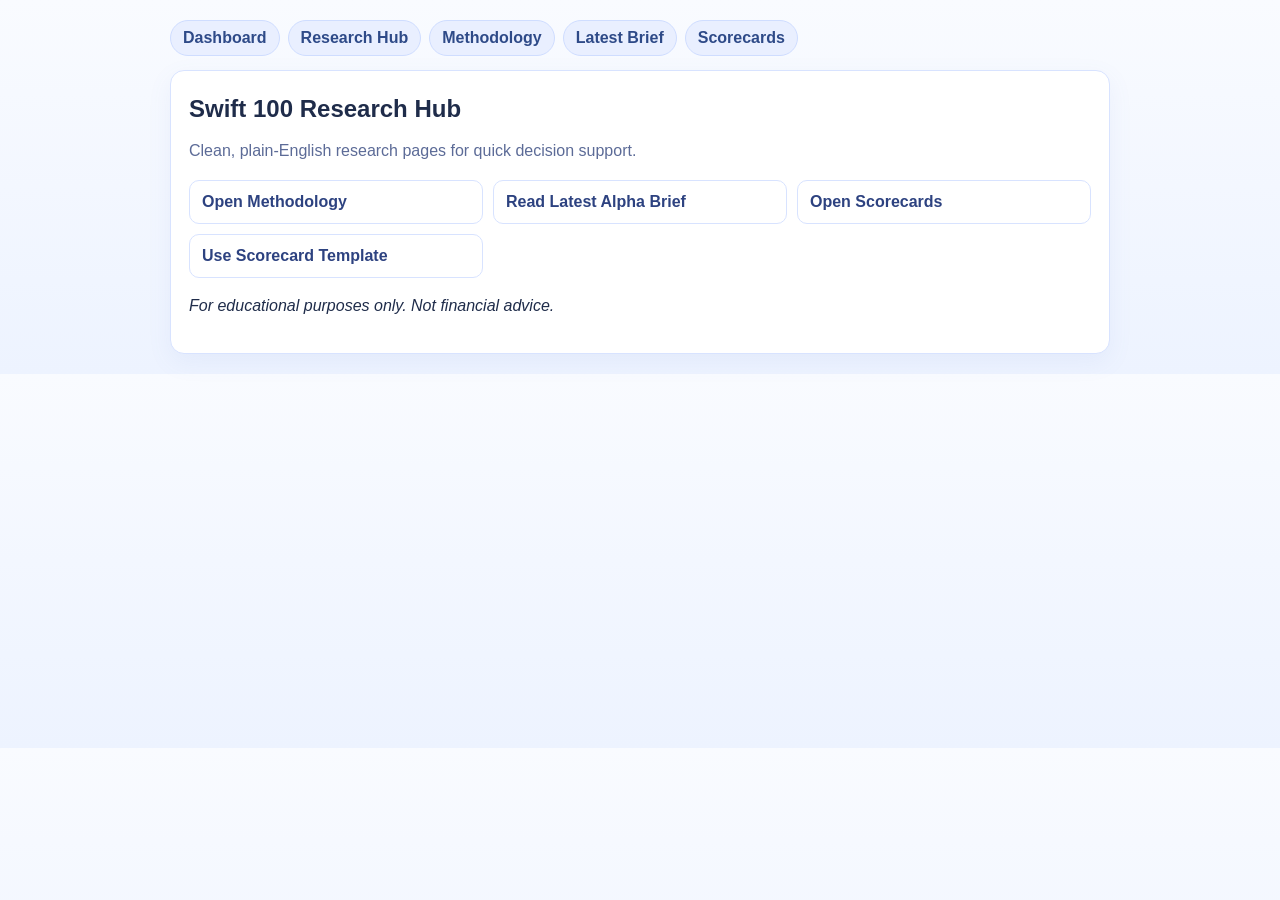
<file: research/index.html>
<!doctype html><html lang="en"><head><meta charset="utf-8"><meta name="viewport" content="width=device-width,initial-scale=1"><title>Swift100 Research Hub</title><link rel="stylesheet" href="./styles.css"></head><body><main class="wrap"><div class="nav"><a href="../">Dashboard</a><a href="./index.html">Research Hub</a><a href="./methodology.html">Methodology</a><a href="./alpha-briefs/2026-03-01.html">Latest Brief</a><a href="./scorecards/index.html">Scorecards</a></div><section class="card"><h1>Swift 100 Research Hub</h1><p class="muted">Clean, plain-English research pages for quick decision support.</p><div class="links"><a href="./methodology.html">Open Methodology</a><a href="./alpha-briefs/2026-03-01.html">Read Latest Alpha Brief</a><a href="./scorecards/index.html">Open Scorecards</a><a href="./scorecards/template.html">Use Scorecard Template</a></div><p><em>For educational purposes only. Not financial advice.</em></p></section></main></body></html>
</file>
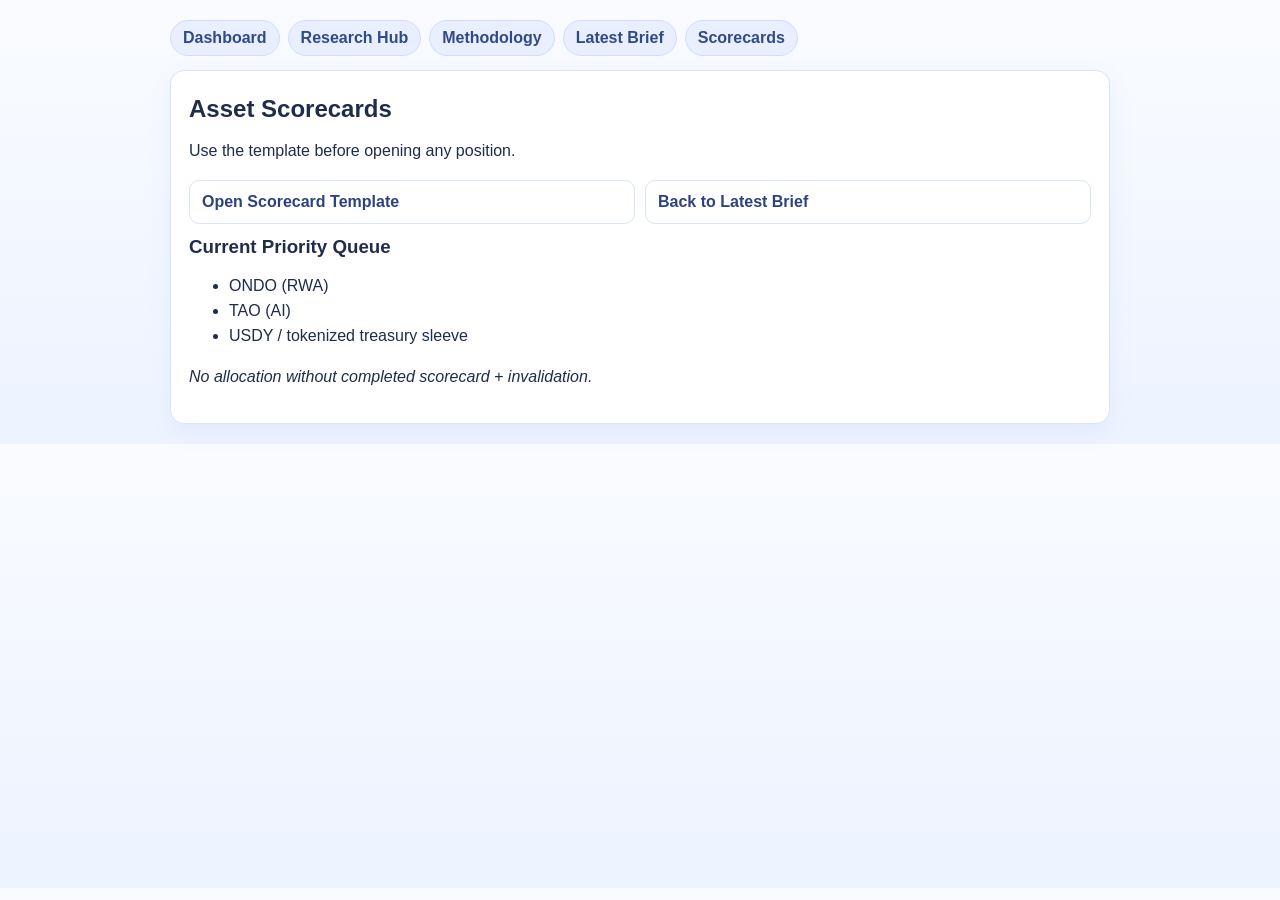
<file: research/scorecards/index.html>
<!doctype html><html lang="en"><head><meta charset="utf-8"><meta name="viewport" content="width=device-width,initial-scale=1"><title>Scorecards</title><link rel="stylesheet" href="../styles.css"></head><body><main class="wrap"><div class="nav"><a href="../../">Dashboard</a><a href="../index.html">Research Hub</a><a href="../methodology.html">Methodology</a><a href="../alpha-briefs/2026-03-01.html">Latest Brief</a><a href="./index.html">Scorecards</a></div><section class="card"><h1>Asset Scorecards</h1><p>Use the template before opening any position.</p><div class="links"><a href="./template.html">Open Scorecard Template</a><a href="../alpha-briefs/2026-03-01.html">Back to Latest Brief</a></div><h3>Current Priority Queue</h3><ul><li>ONDO (RWA)</li><li>TAO (AI)</li><li>USDY / tokenized treasury sleeve</li></ul><p><em>No allocation without completed scorecard + invalidation.</em></p></section></main></body></html>
</file>
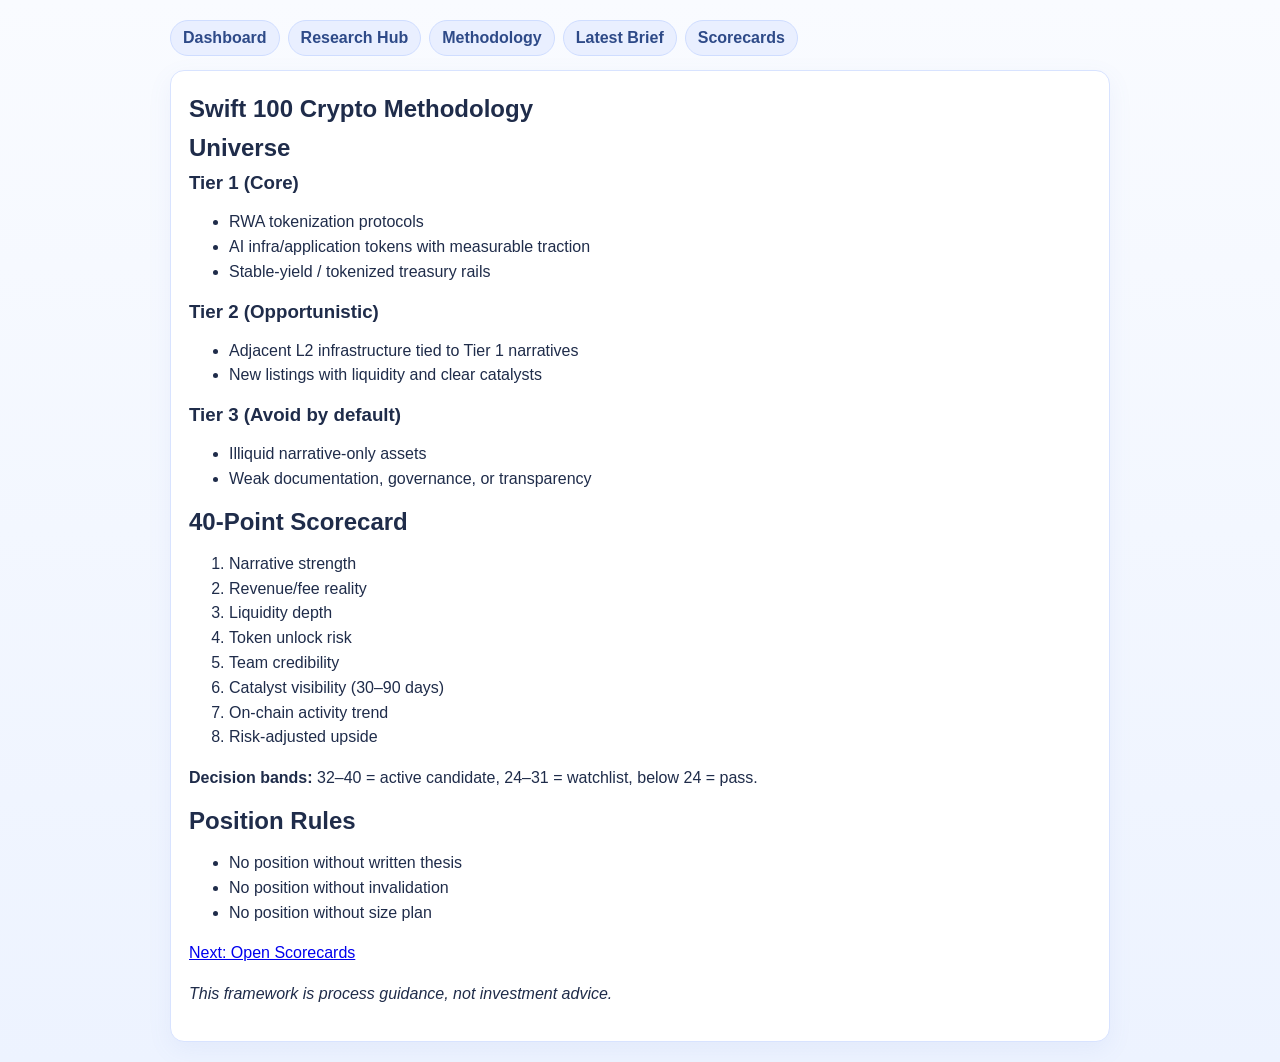
<file: research/methodology.html>
<!doctype html><html lang="en"><head><meta charset="utf-8"><meta name="viewport" content="width=device-width,initial-scale=1"><title>Swift100 Methodology</title><link rel="stylesheet" href="./styles.css"></head><body><main class="wrap"><div class="nav"><a href="../">Dashboard</a><a href="./index.html">Research Hub</a><a href="./methodology.html">Methodology</a><a href="./alpha-briefs/2026-03-01.html">Latest Brief</a><a href="./scorecards/index.html">Scorecards</a></div><section class="card"><h1>Swift 100 Crypto Methodology</h1><h2>Universe</h2><h3>Tier 1 (Core)</h3><ul><li>RWA tokenization protocols</li><li>AI infra/application tokens with measurable traction</li><li>Stable-yield / tokenized treasury rails</li></ul><h3>Tier 2 (Opportunistic)</h3><ul><li>Adjacent L2 infrastructure tied to Tier 1 narratives</li><li>New listings with liquidity and clear catalysts</li></ul><h3>Tier 3 (Avoid by default)</h3><ul><li>Illiquid narrative-only assets</li><li>Weak documentation, governance, or transparency</li></ul><h2>40-Point Scorecard</h2><ol><li>Narrative strength</li><li>Revenue/fee reality</li><li>Liquidity depth</li><li>Token unlock risk</li><li>Team credibility</li><li>Catalyst visibility (30–90 days)</li><li>On-chain activity trend</li><li>Risk-adjusted upside</li></ol><p><b>Decision bands:</b> 32–40 = active candidate, 24–31 = watchlist, below 24 = pass.</p><h2>Position Rules</h2><ul><li>No position without written thesis</li><li>No position without invalidation</li><li>No position without size plan</li></ul><p><a href="./scorecards/index.html">Next: Open Scorecards</a></p><p><em>This framework is process guidance, not investment advice.</em></p></section></main></body></html>
</file>
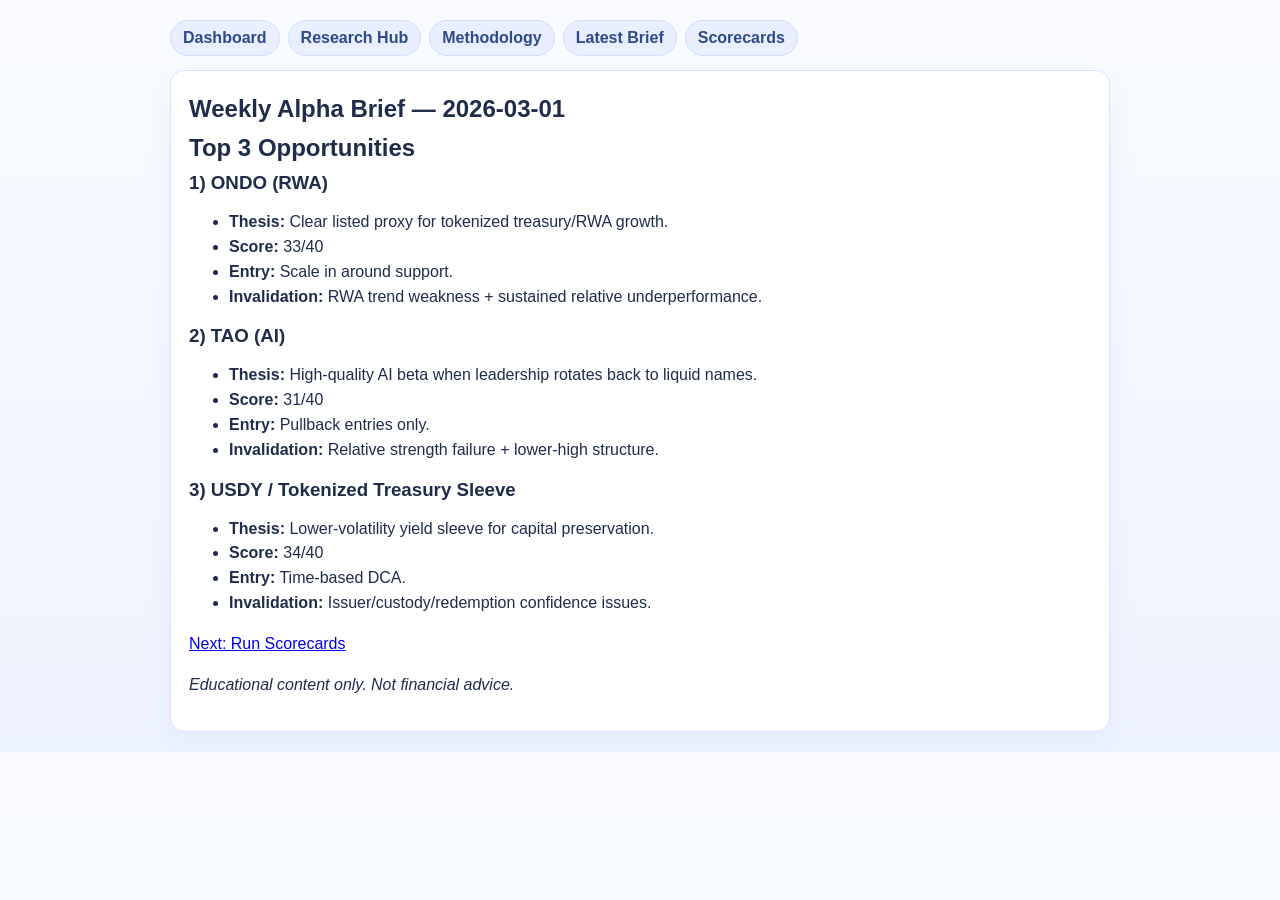
<file: research/alpha-briefs/2026-03-01.html>
<!doctype html><html lang="en"><head><meta charset="utf-8"><meta name="viewport" content="width=device-width,initial-scale=1"><title>Alpha Brief 2026-03-01</title><link rel="stylesheet" href="../styles.css"></head><body><main class="wrap"><div class="nav"><a href="../../">Dashboard</a><a href="../index.html">Research Hub</a><a href="../methodology.html">Methodology</a><a href="./2026-03-01.html">Latest Brief</a><a href="../scorecards/index.html">Scorecards</a></div><section class="card"><h1>Weekly Alpha Brief — 2026-03-01</h1><h2>Top 3 Opportunities</h2><h3>1) ONDO (RWA)</h3><ul><li><b>Thesis:</b> Clear listed proxy for tokenized treasury/RWA growth.</li><li><b>Score:</b> 33/40</li><li><b>Entry:</b> Scale in around support.</li><li><b>Invalidation:</b> RWA trend weakness + sustained relative underperformance.</li></ul><h3>2) TAO (AI)</h3><ul><li><b>Thesis:</b> High-quality AI beta when leadership rotates back to liquid names.</li><li><b>Score:</b> 31/40</li><li><b>Entry:</b> Pullback entries only.</li><li><b>Invalidation:</b> Relative strength failure + lower-high structure.</li></ul><h3>3) USDY / Tokenized Treasury Sleeve</h3><ul><li><b>Thesis:</b> Lower-volatility yield sleeve for capital preservation.</li><li><b>Score:</b> 34/40</li><li><b>Entry:</b> Time-based DCA.</li><li><b>Invalidation:</b> Issuer/custody/redemption confidence issues.</li></ul><p><a href="../scorecards/index.html">Next: Run Scorecards</a></p><p><em>Educational content only. Not financial advice.</em></p></section></main></body></html>
</file>
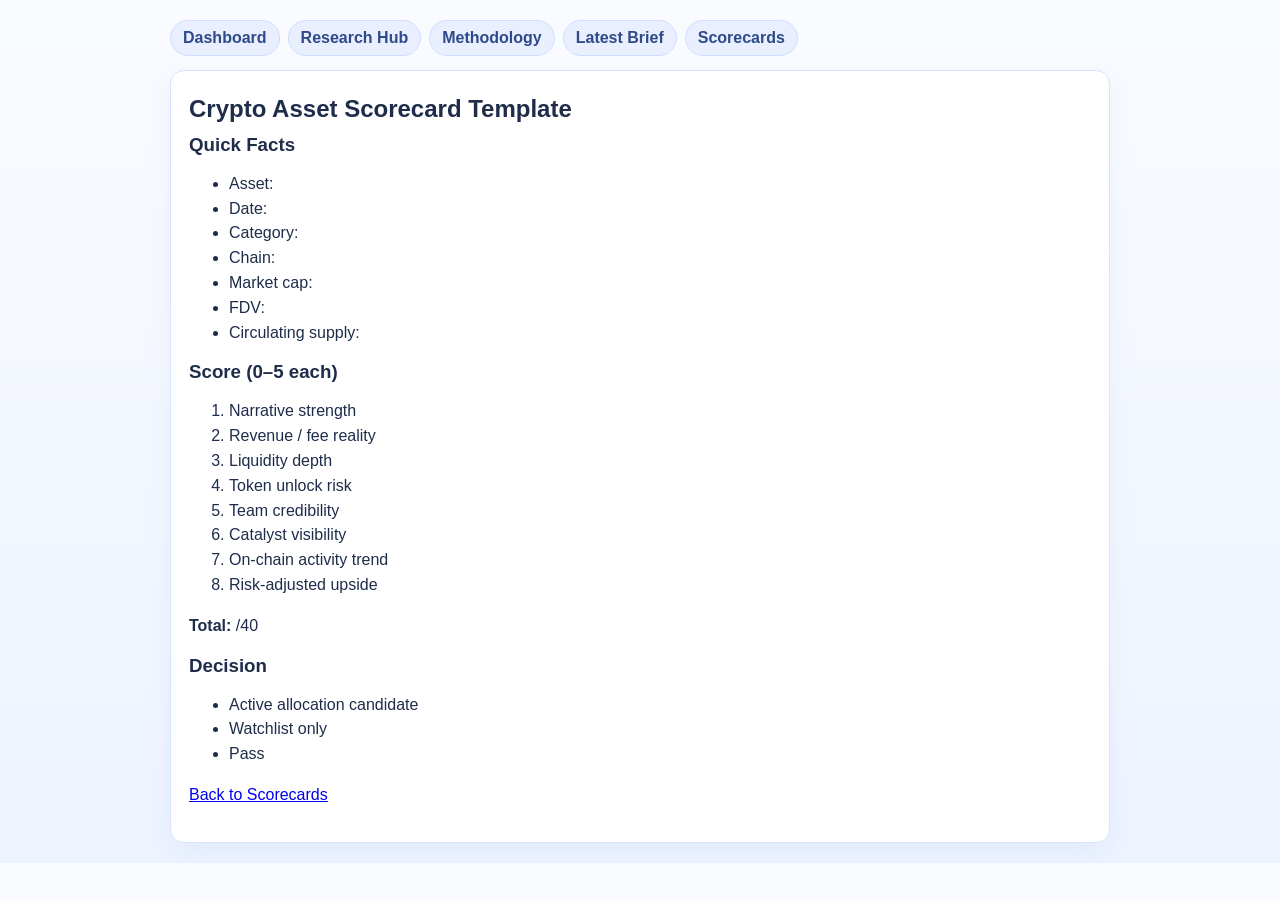
<file: research/scorecards/template.html>
<!doctype html><html lang="en"><head><meta charset="utf-8"><meta name="viewport" content="width=device-width,initial-scale=1"><title>Scorecard Template</title><link rel="stylesheet" href="../styles.css"></head><body><main class="wrap"><div class="nav"><a href="../../">Dashboard</a><a href="../index.html">Research Hub</a><a href="../methodology.html">Methodology</a><a href="../alpha-briefs/2026-03-01.html">Latest Brief</a><a href="./index.html">Scorecards</a></div><section class="card"><h1>Crypto Asset Scorecard Template</h1><h3>Quick Facts</h3><ul><li>Asset:</li><li>Date:</li><li>Category:</li><li>Chain:</li><li>Market cap:</li><li>FDV:</li><li>Circulating supply:</li></ul><h3>Score (0–5 each)</h3><ol><li>Narrative strength</li><li>Revenue / fee reality</li><li>Liquidity depth</li><li>Token unlock risk</li><li>Team credibility</li><li>Catalyst visibility</li><li>On-chain activity trend</li><li>Risk-adjusted upside</li></ol><p><b>Total:</b> /40</p><h3>Decision</h3><ul><li>Active allocation candidate</li><li>Watchlist only</li><li>Pass</li></ul><p><a href="./index.html">Back to Scorecards</a></p></section></main></body></html>
</file>
<file: research/styles.css>
:root{--bg:#f6f8ff;--card:#ffffff;--text:#1f2c4a;--muted:#5c6b97;--line:#d8e3ff;--pill:#e9efff;--pillBorder:#cfddff;--accent:#6f86ff}
*{box-sizing:border-box}
body{margin:0;font-family:Inter,Segoe UI,Roboto,Arial,sans-serif;background:linear-gradient(180deg,#f9fbff 0%,#edf3ff 100%);color:var(--text)}
.wrap{max-width:980px;margin:0 auto;padding:20px}
.card{background:var(--card);border:1px solid var(--line);border-radius:14px;padding:18px;box-shadow:0 8px 24px rgba(105,128,204,.08)}
.nav{display:flex;flex-wrap:wrap;gap:8px;margin-bottom:14px}
.nav a{display:inline-block;padding:8px 12px;border-radius:999px;border:1px solid var(--pillBorder);background:var(--pill);color:#2e4a88;text-decoration:none;font-weight:600}
h1,h2,h3{margin:.4rem 0 .65rem}
p,li{line-height:1.55}
.muted{color:var(--muted)}
.links{display:grid;grid-template-columns:repeat(auto-fit,minmax(220px,1fr));gap:10px;margin:12px 0}
.links a{display:block;text-decoration:none;padding:12px;border-radius:10px;border:1px solid var(--line);background:#fff;color:#2d4280;font-weight:700}
@media(max-width:700px){.wrap{padding:14px}.card{padding:14px}}
</file>
